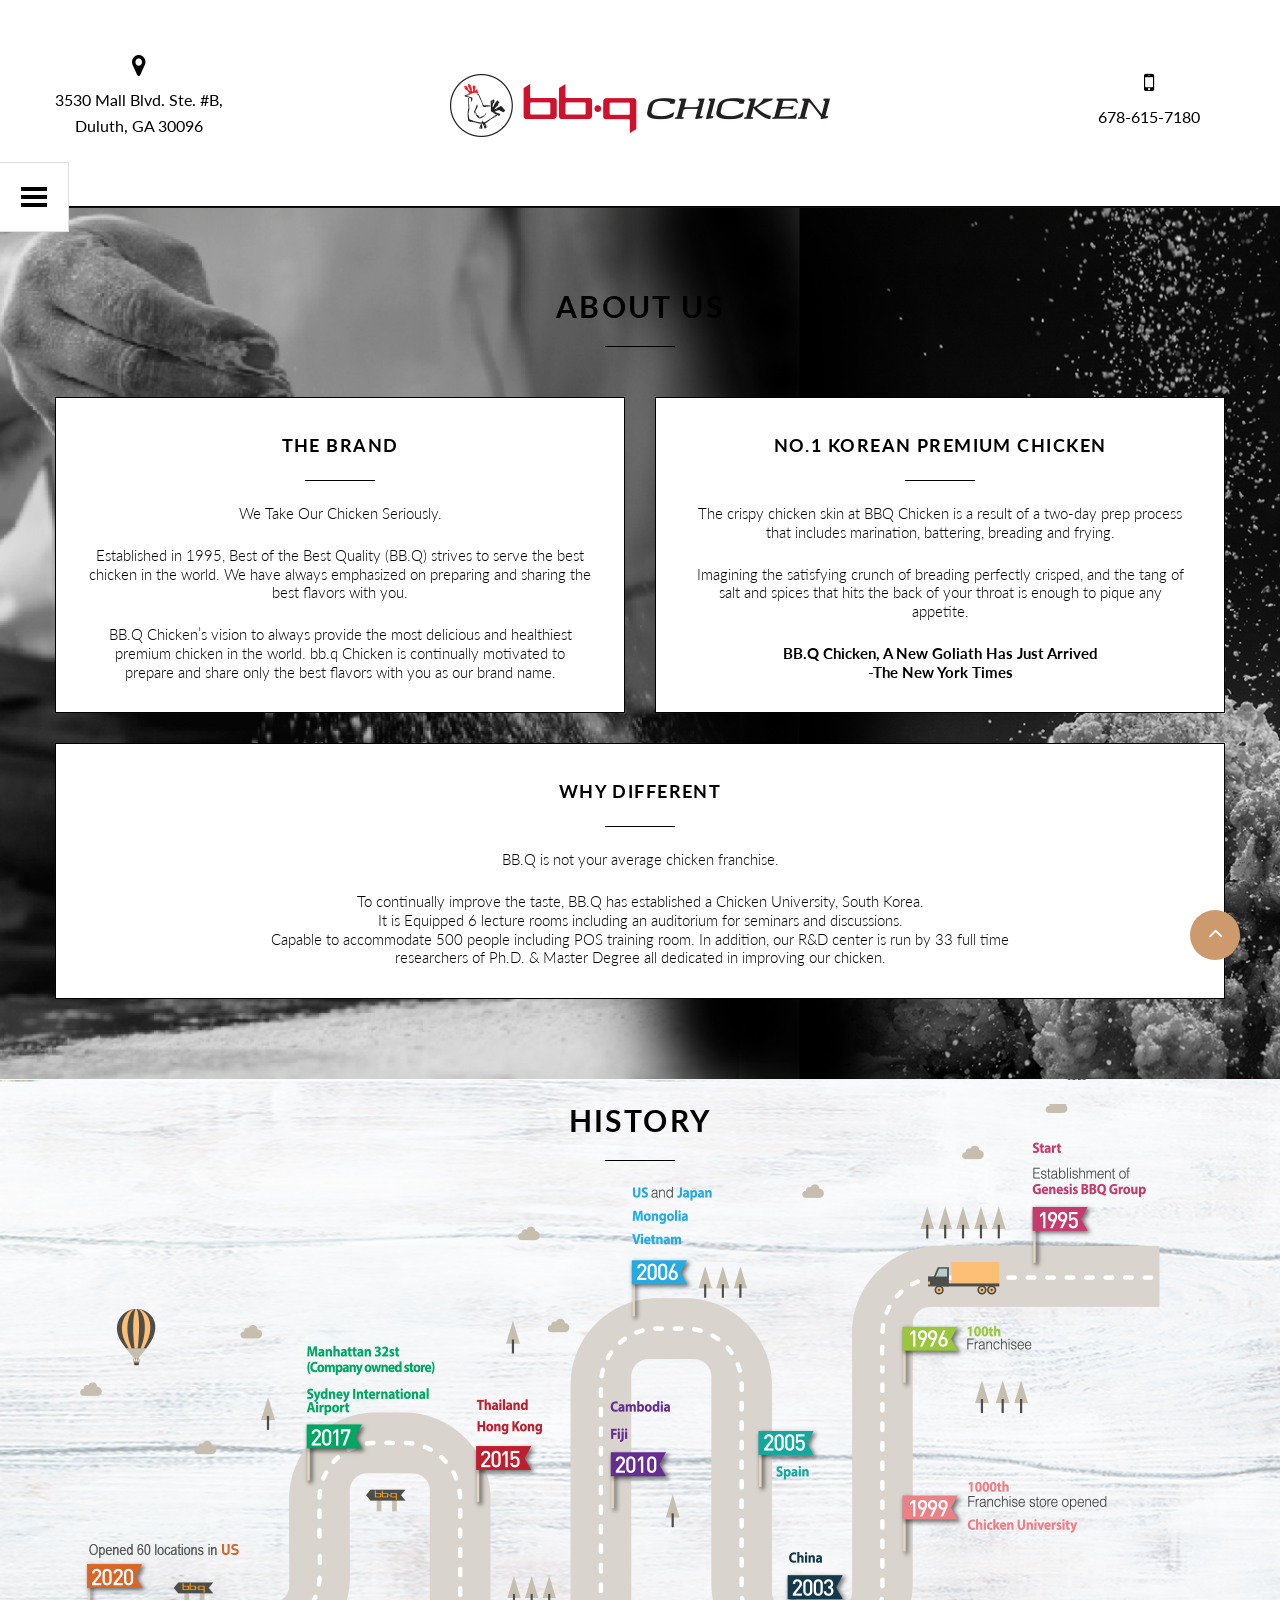
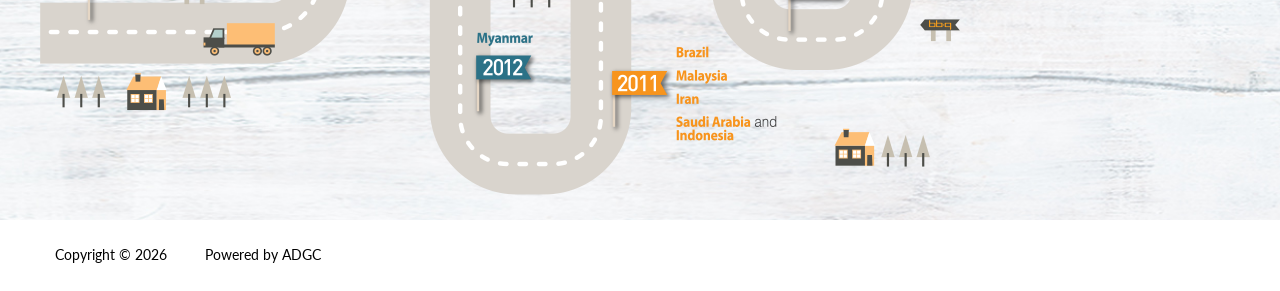
<file: about.html>
<!DOCTYPE html>
<html lang="en" class="wide wow-animation">
  <head>
    <!-- Site Title-->
    <title>BBQ Chicken Duluth | No.1 Korean Premium Chicken</title>
    <meta name="format-detection" content="telephone=no">
    <meta content="width=device-width, initial-scale=1" name="viewport">
    <meta name="description" content="Best of the Best Quality! The crispy chicken skin at BBQ Chicken is a result of a two-day prep process that includes marination, battering, breading and frying. The wings are also available in flavors like Golden Original; Soy Garlic; Secret Spicy; Honey Garlic; and Cheesling." />
    <meta name="keywords" content="Fried Chicken, Korean Fried Chicken, Premium Chicken, KFC, Lunch Special, Lunch, Dinner, Sports night, chicken Wings, Crash landing on you, Best chicken, Good chicken, Hang out Place, Good place to eat, Restaurant, Chicken Delivery, Food Delivery, Choongman Chicken, S&S Kko Kko Chicken, Thank U Chicken, Chicken now, Yummy Place Chicken, KFC, Popeyes" />
    <!--
    <meta name="viewport" content="width=device-width, height=device-height, initial-scale=1.0, maximum-scale=1.0, user-scalable=0">
  -->
    <meta http-equiv="X-UA-Compatible" content="IE=Edge">
    <meta charset="utf-8">
    <link rel="icon" href="images/favicon.ico" type="image/x-icon">
    <!-- Stylesheets-->
    <link rel="stylesheet" type="text/css" href="//fonts.googleapis.com/css?family=Libre+Baskerville:400,700%7CMontserrat:700">
    <link rel="stylesheet" href="css/style.css">
    <link rel="stylesheet" href="css/bbq.css">
		<!--[if lt IE 10]>
    <div style="background: #212121; padding: 10px 0; box-shadow: 3px 3px 5px 0 rgba(0,0,0,.3); clear: both; text-align:center; position: relative; z-index:1;"><a href="http://windows.microsoft.com/en-US/internet-explorer/"><img src="images/ie8-panel/warning_bar_0000_us.jpg" border="0" height="42" width="820" alt="You are using an outdated browser. For a faster, safer browsing experience, upgrade for free today."></a></div>
    <script src="js/html5shiv.min.js"></script>
		<![endif]-->
  </head>
  <body>
    <!-- Page-->
    <div class="page about">
      <!-- Page Header-->
      <header class="page-head header-bordered">
        <!-- RD Navbar-->
        <div class="rd-navbar-wrap">
          <nav data-layout="rd-navbar-fixed" data-sm-layout="rd-navbar-fixed" data-md-layout="rd-navbar-sidebar" data-lg-layout="rd-navbar-sidebar" class="rd-navbar">
            <div class="rd-navbar-inner">
              <!-- RD Navbar Panel-->
              <div class="rd-navbar-panel">
                <!-- RD Navbar Toggle-->
                <button data-rd-navbar-toggle=".rd-navbar-nav-wrap" class="rd-navbar-toggle" aria-label="menu toggle"><span></span></button>
                <!-- RD Navbar Brand--><a href="index.html" class="rd-navbar-brand"><img src="images/bbq/bbq_logo.png" alt="bb.q chicken" ></a>
              </div>
              <div class="rd-navbar-aside">
                <div data-rd-navbar-toggle=".rd-navbar-aside" class="rd-navbar-aside-toggle"><span></span></div>
                <div class="rd-navbar-aside-content">
                  <address class="rd-navbar-aside-contact-info rd-navbar-aside-contact-info-variant-1"><span class="icon icon-sm icon-default fa-map-marker"></span>
                    <p><a href="https://goo.gl/maps/ycJaqpwZTdA59drc7" onclick="return ! window.open(this.href);">3530 Mall Blvd. Ste. #B,<br>Duluth, GA 30096</a></p>
                  </address>
                  <address class="rd-navbar-aside-contact-info rd-navbar-aside-contact-info-variant-2"><span class="icon icon-sm icon-default fa-mobile-phone"></span>
                    <p><a class="phonelink" href="tel:+16786157180">678-615-7180</a></p>
                  </address>
                </div>
              </div>
              <div class="rd-navbar-nav-wrap">
                <!-- RD Navbar Nav-->
                <ul class="rd-navbar-nav">
                  <li><a href="./">Home</a></li>
                  <li class="active"><a href="about.html">about us</a></li>
                  <li><a href="menu.html">menu</a></li>
                  <li><a href="http://bbdotqchicken.com/media" onclick="return ! window.open(this.href);">media</a></li>
                  <li><a href="http://bbdotqchicken.com/" onclick="return ! window.open(this.href);">bb.q USA INC.</a></li>
                  <li><a href="contacts.html">Contact</a></li>
                </ul>
              </div>
            </div>
          </nav>
        </div>
      </header>
      <!-- Page Content-->
      <main class="page-content">
        <!-- Why us-->
        <section class="section-60 section-md-81 about_top">
          <div class="shell">
            <h2>ABOUT US</h2>
            <hr>
            <div class="range">
              <div class="cell-xs-12 cell-sm-6 height-fill">
                <div class="box-bordered box-bordered-xs">
                  <h5>The Brand</h5>
                  <hr>
                  <p>
                  	We Take Our Chicken Seriously.
                  </p>
                  <p>
					Established in 1995, Best of the Best Quality (BB.Q) strives to serve the best chicken in the world. We have always emphasized on preparing and sharing the best flavors with you.
					</p>
                  <p>BB.Q Chicken’s vision to always provide the most delicious and healthiest premium chicken in the world. bb.q Chicken is continually motivated to prepare and share only the best flavors with you as our brand name.
                  </p>
                </div>
              </div>
              <div class="cell-xs-12 cell-sm-6 offset-top-30 offset-sm-top-0 height-fill">
                <div class="box-bordered box-bordered-xs">
                  <h5>NO.1 KOREAN PREMIUM CHICKEN</h5>
                  <hr>
                  <p>
                    The crispy chicken skin at BBQ Chicken is a result of a two-day prep process that includes marination, battering, breading and frying.
                  </p>
                  <p>
                    Imagining the satisfying crunch of breading perfectly crisped, and the tang of salt and spices that hits the back of your throat is enough to pique any appetite.
                  </p>
                  <p><b>
                    BB.Q Chicken, A New Goliath Has Just Arrived<br>
                    -The New York Times
                  </b></p>
                </div>
              </div>
            </div>
            <div class="range" id="why">
              <div class="cell-xs-12 cell-sm-12 offset-top-30 height-fill">
                <div class="box-bordered box-bordered-xs">
                  <h5>Why Different</h5>
                  <hr>
                  <p>
					BB.Q is not your average chicken franchise.
                  </p>
                  <p>
					To continually improve the taste, BB.Q has established a Chicken University, South Korea.<br>
					It is Equipped 6 lecture rooms including an auditorium for seminars and discussions. <br>
					Capable to accommodate 500 people including POS training room. In addition, our R&amp;D center is run by 33 full time researchers of Ph.D. &amp; Master Degree all dedicated in improving our chicken.
				</p>
                </div>
              </div>
            </div>
          </div>
        </section>



        <!-- about us-->
        <section class="about_history" id="about_history">
          <div class="history_container">
          	<div class="h2_wrapper">
                <h2>History</h2>
                <hr>
          	</div>
            <img src="images/bbq/about_history.png" class="about_history_img" alt="bb.q history" >
          </div>
        </section>

      </main>
      <!-- Page Footer-->
      <footer class="page-foot">
        <div class="container text-center text-sm-left">
          <p class="small">Copyright &copy;&nbsp;<span id="copyright-year"></span>&nbsp;
<br class="hidden-sm hidden-md hidden-lg">Powered by <a rel="nofollow" href="http://adgc.nyc/" onclick="return ! window.open(this.href);">ADGC</a>
          </p>
        </div>
      </footer>
    </div>

    <!-- Java script-->
    <script src="js/core.min.js"></script>
    <script src="js/script.js"></script>
    <div id="widget"><span class="altText">USERWAY widget</span></div>
  </body>
</html>
</file>
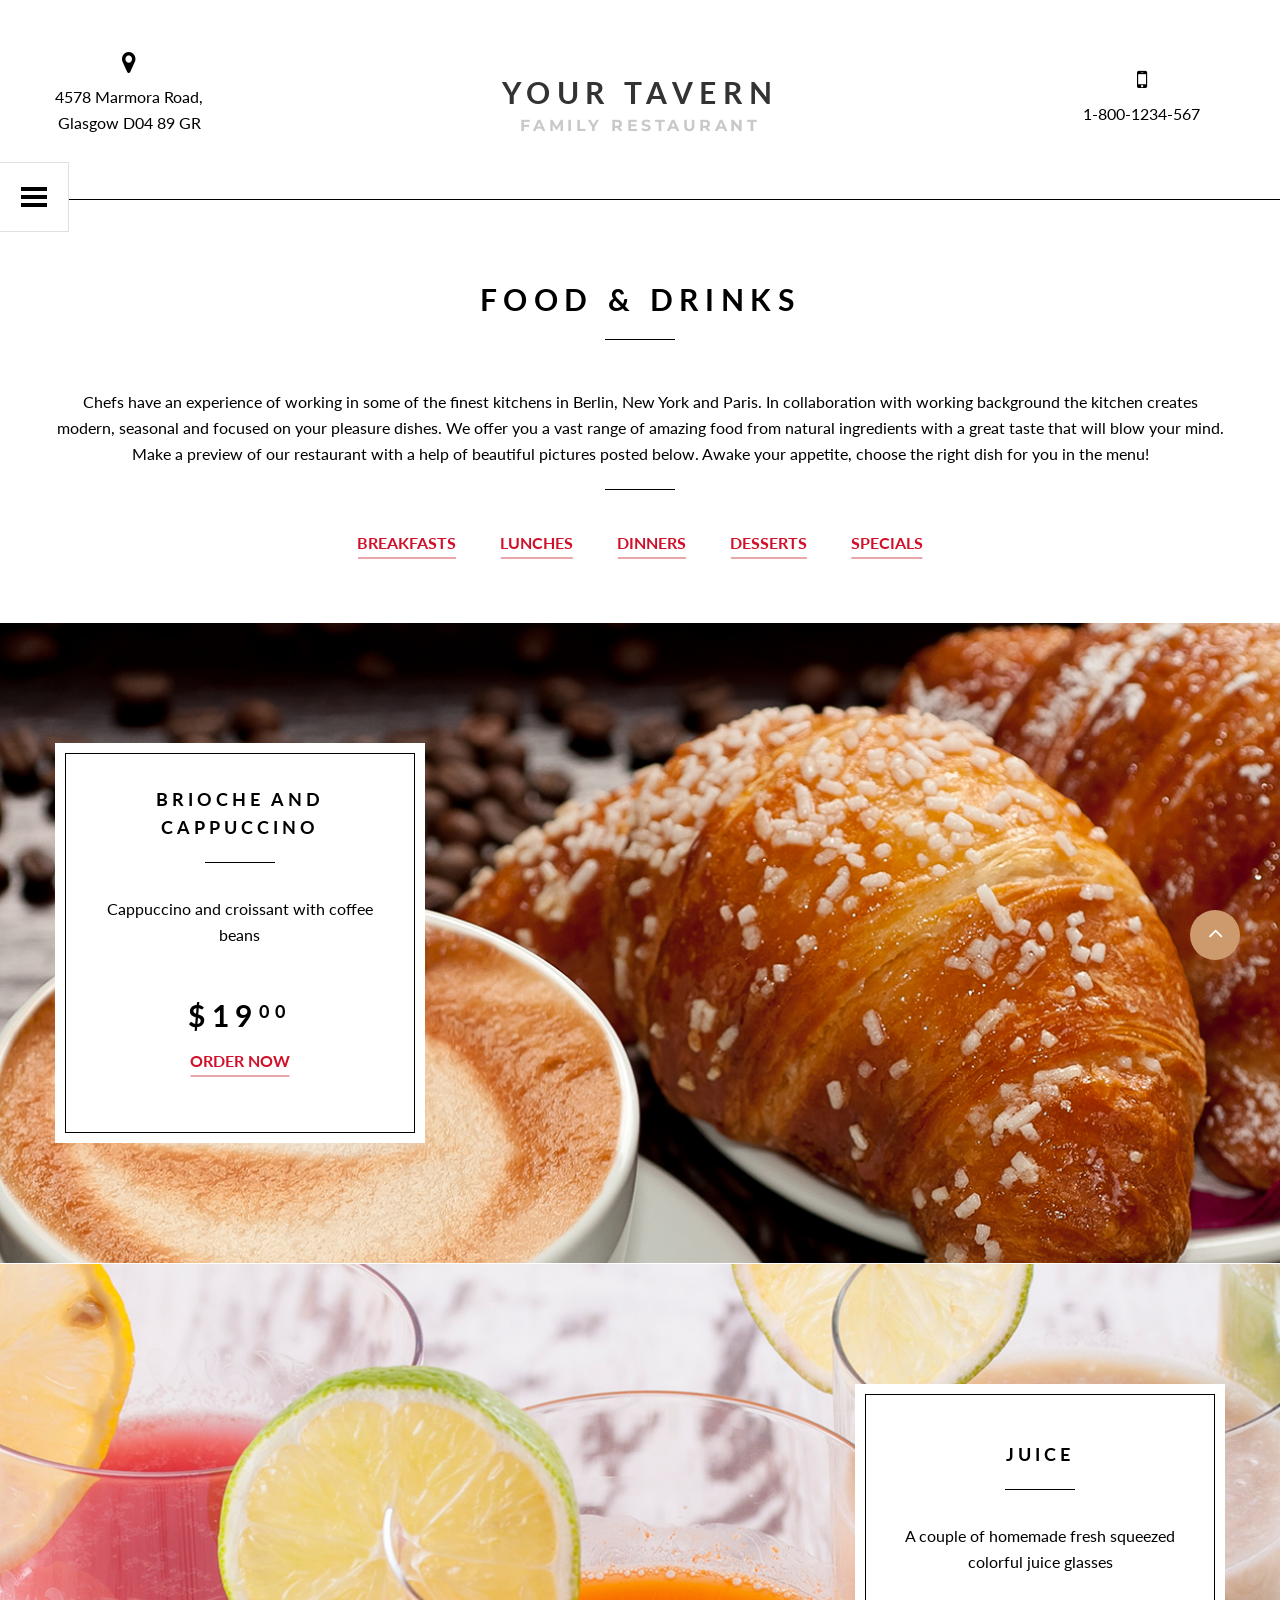
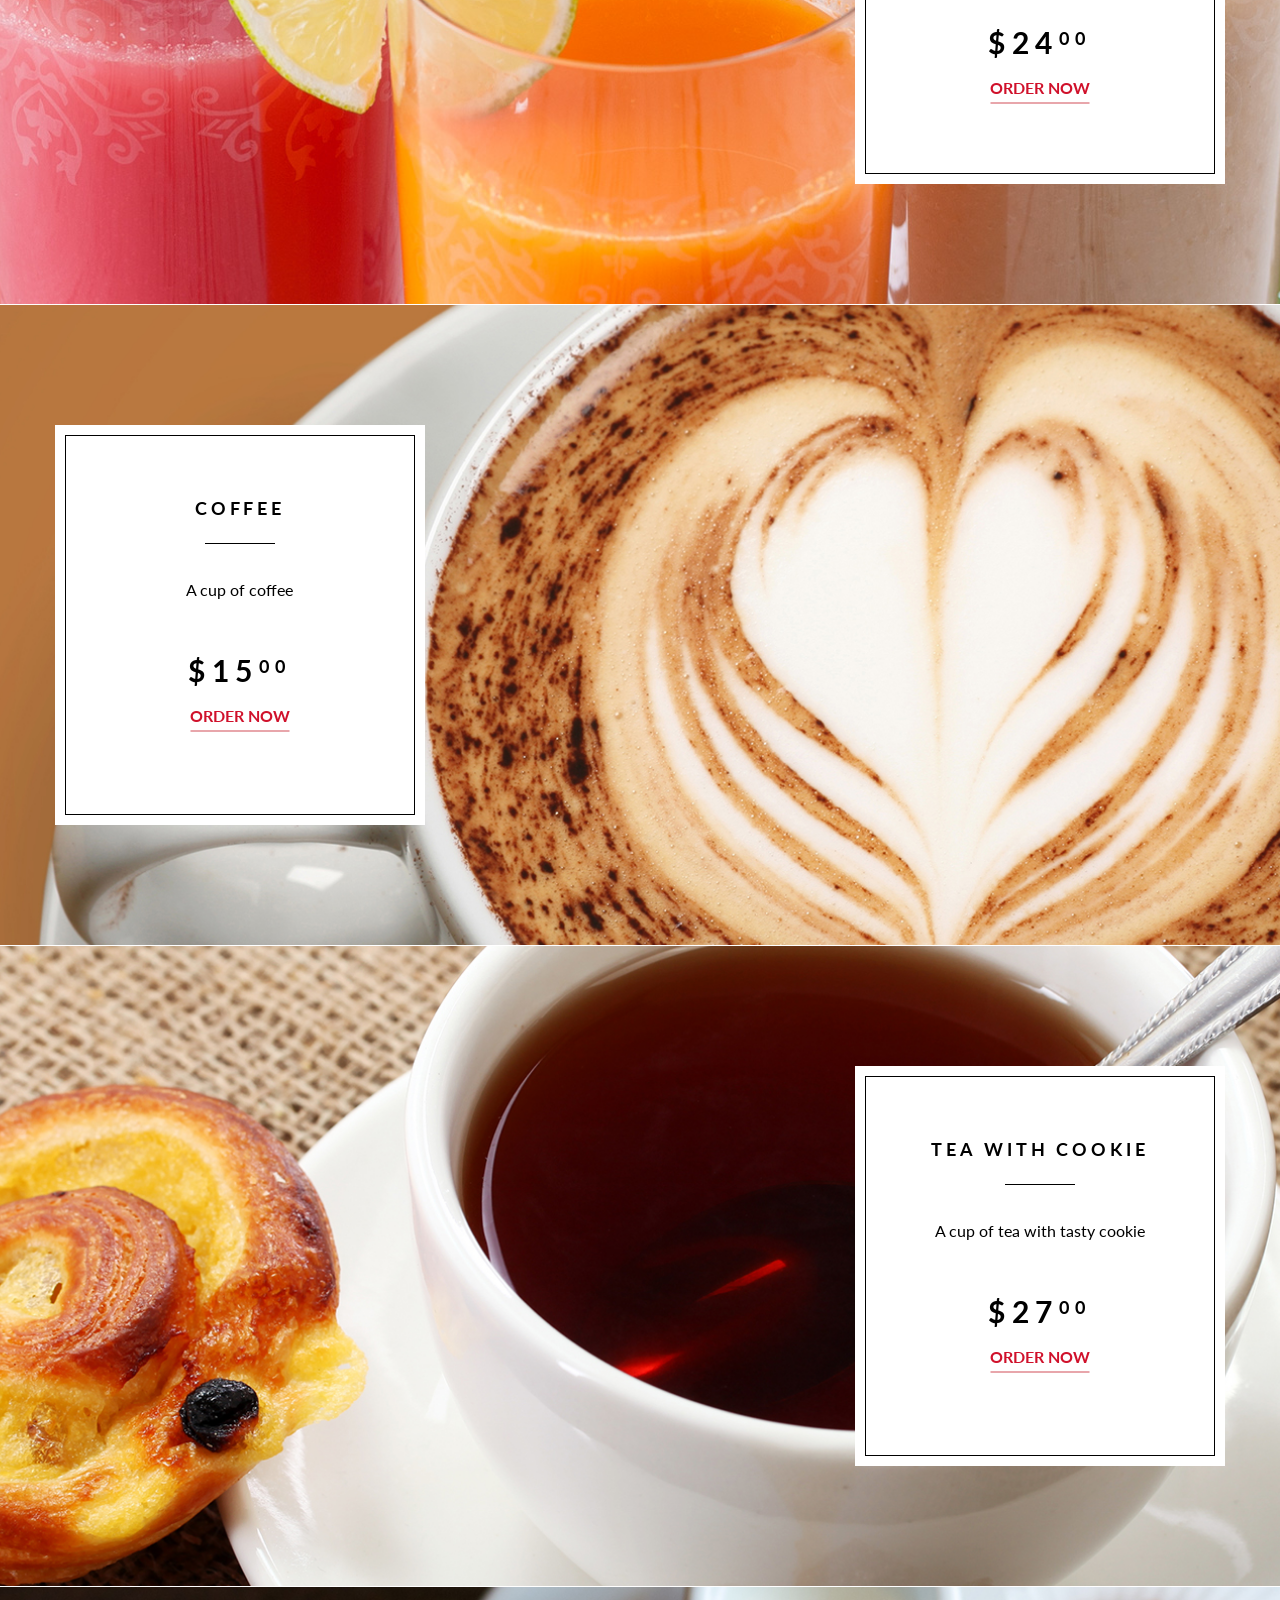
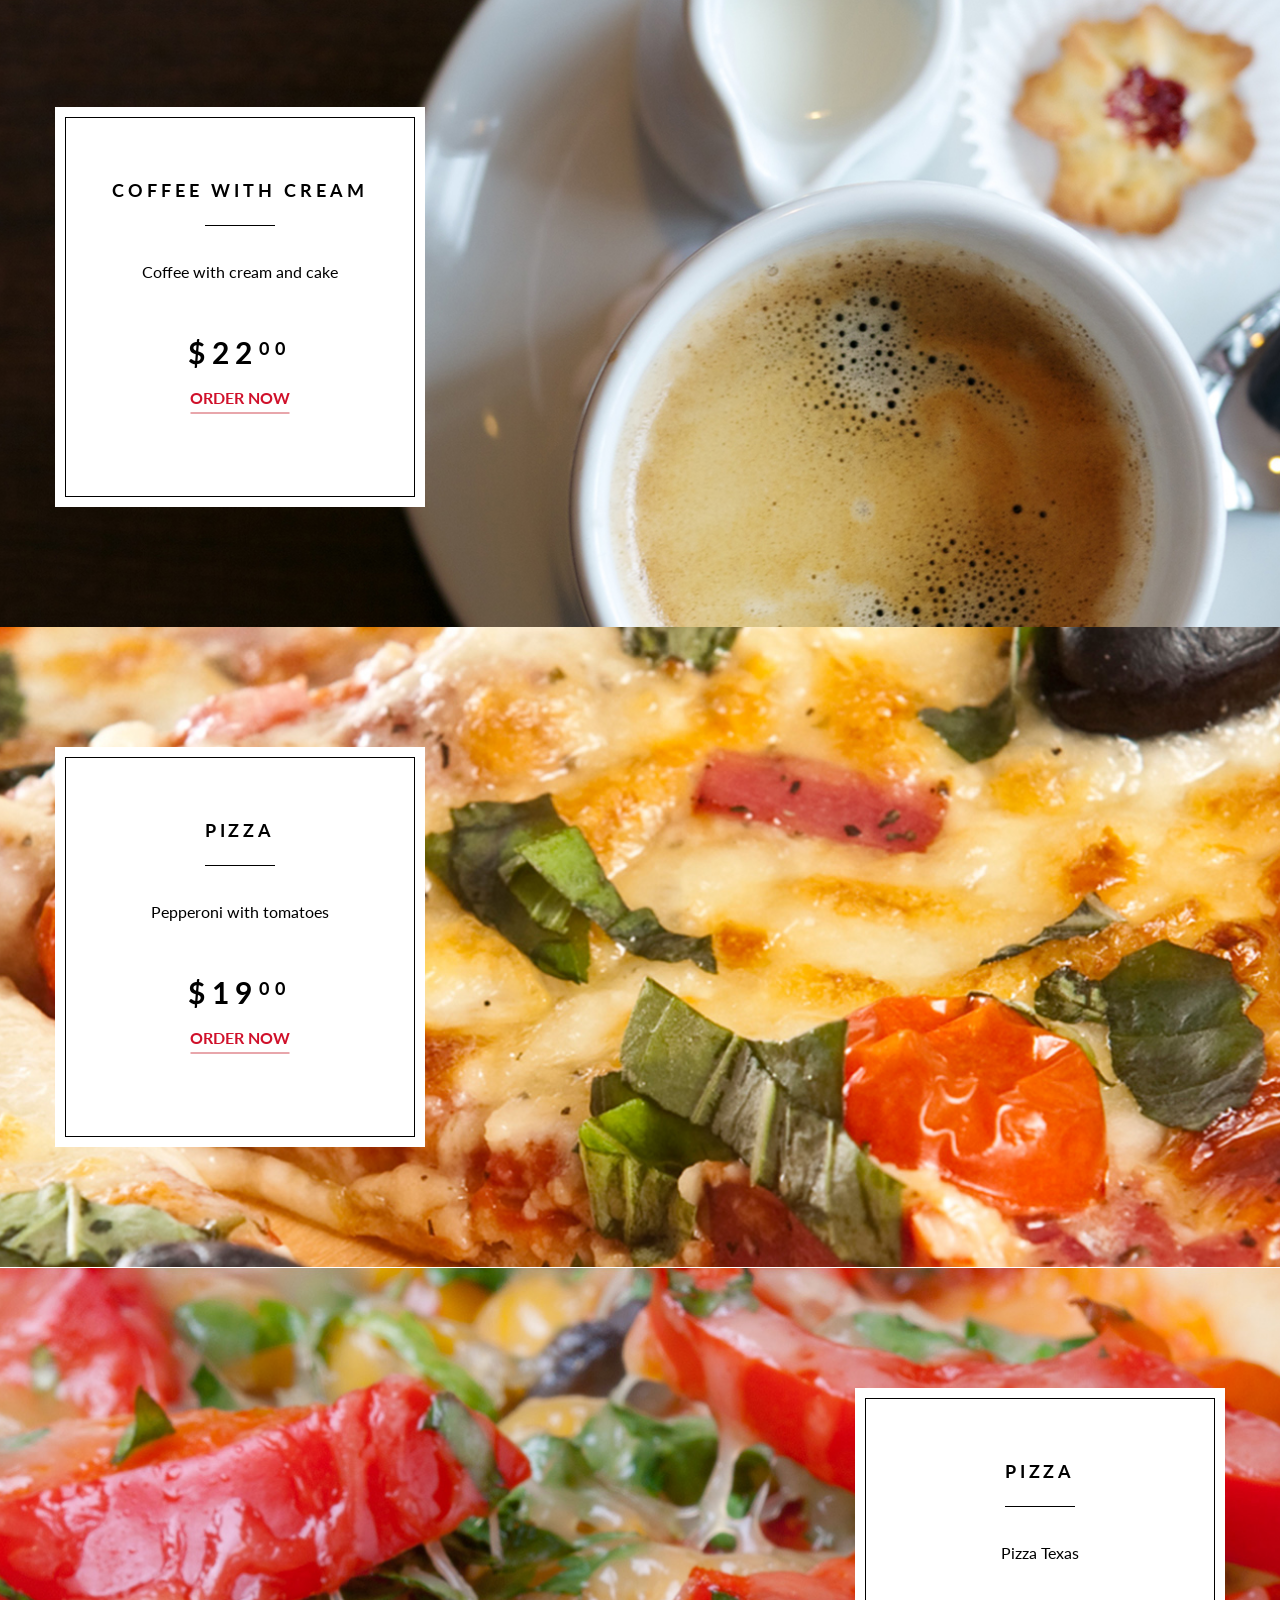
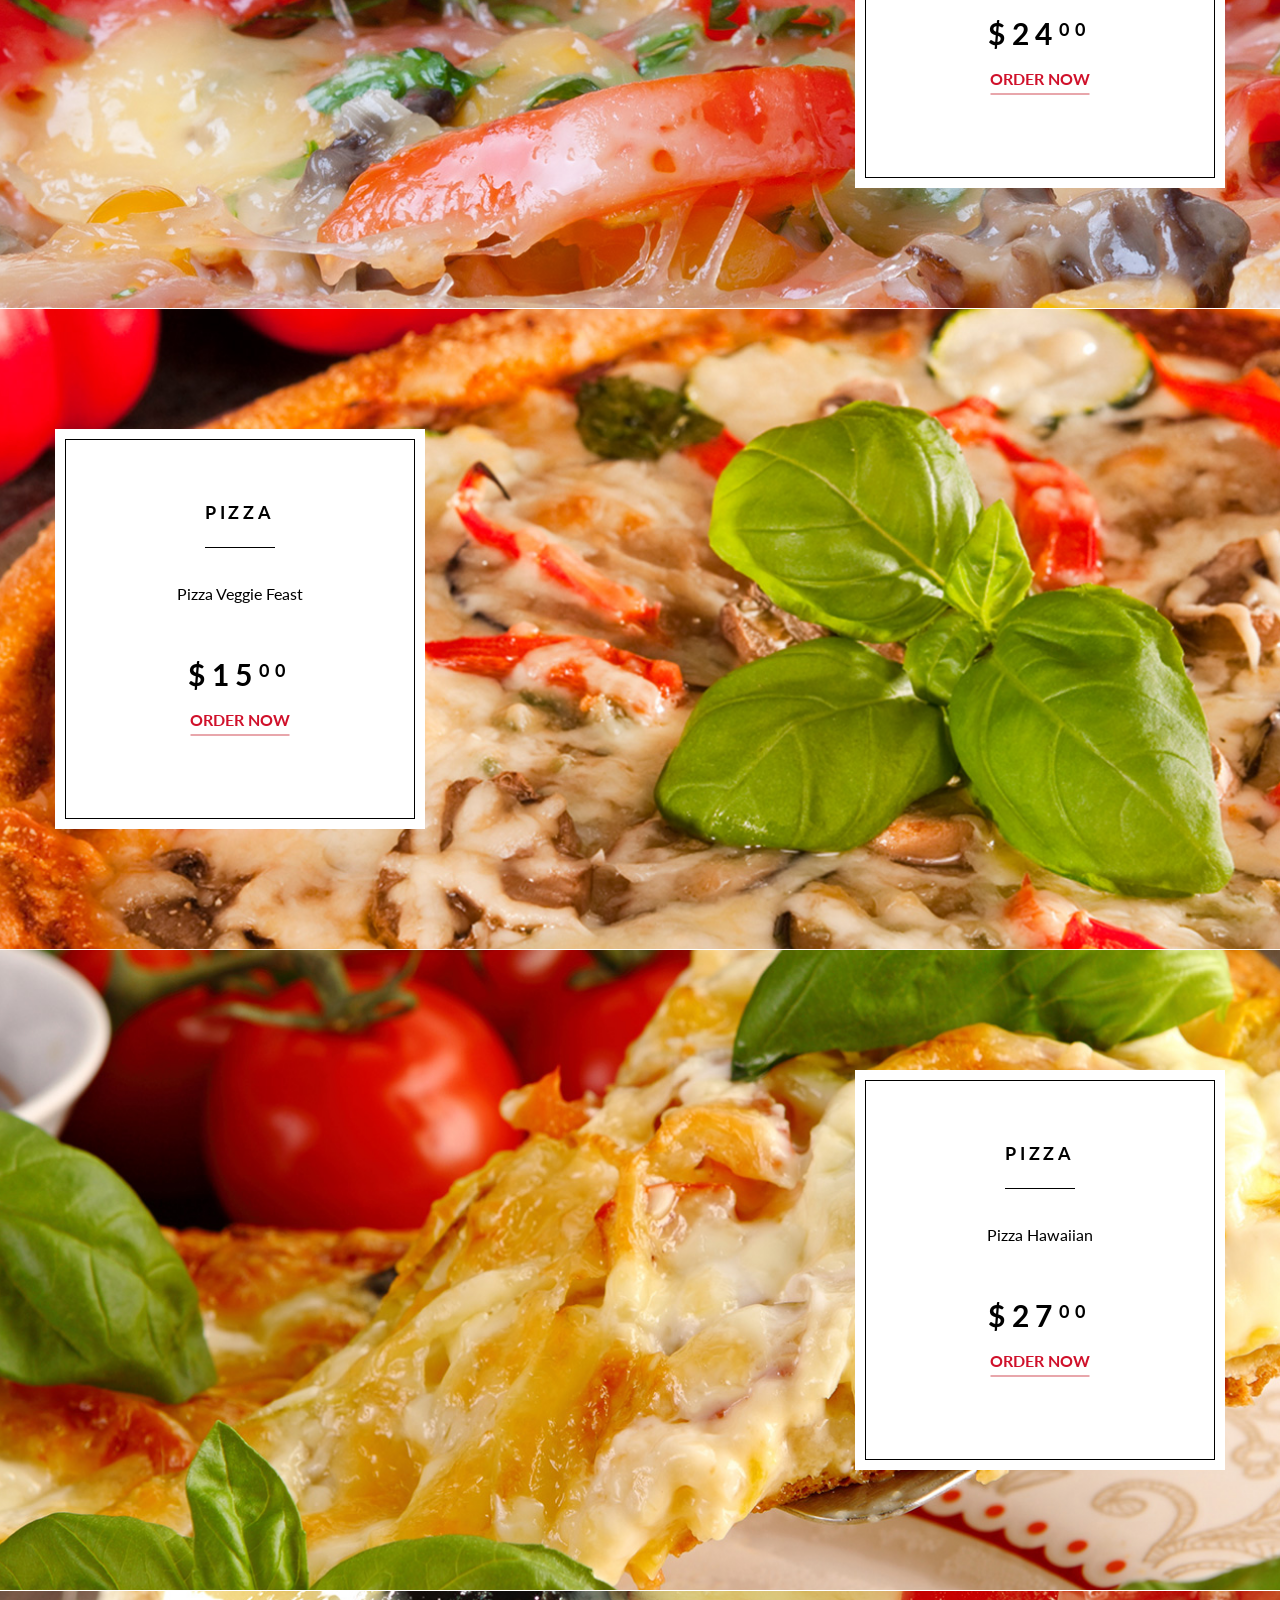
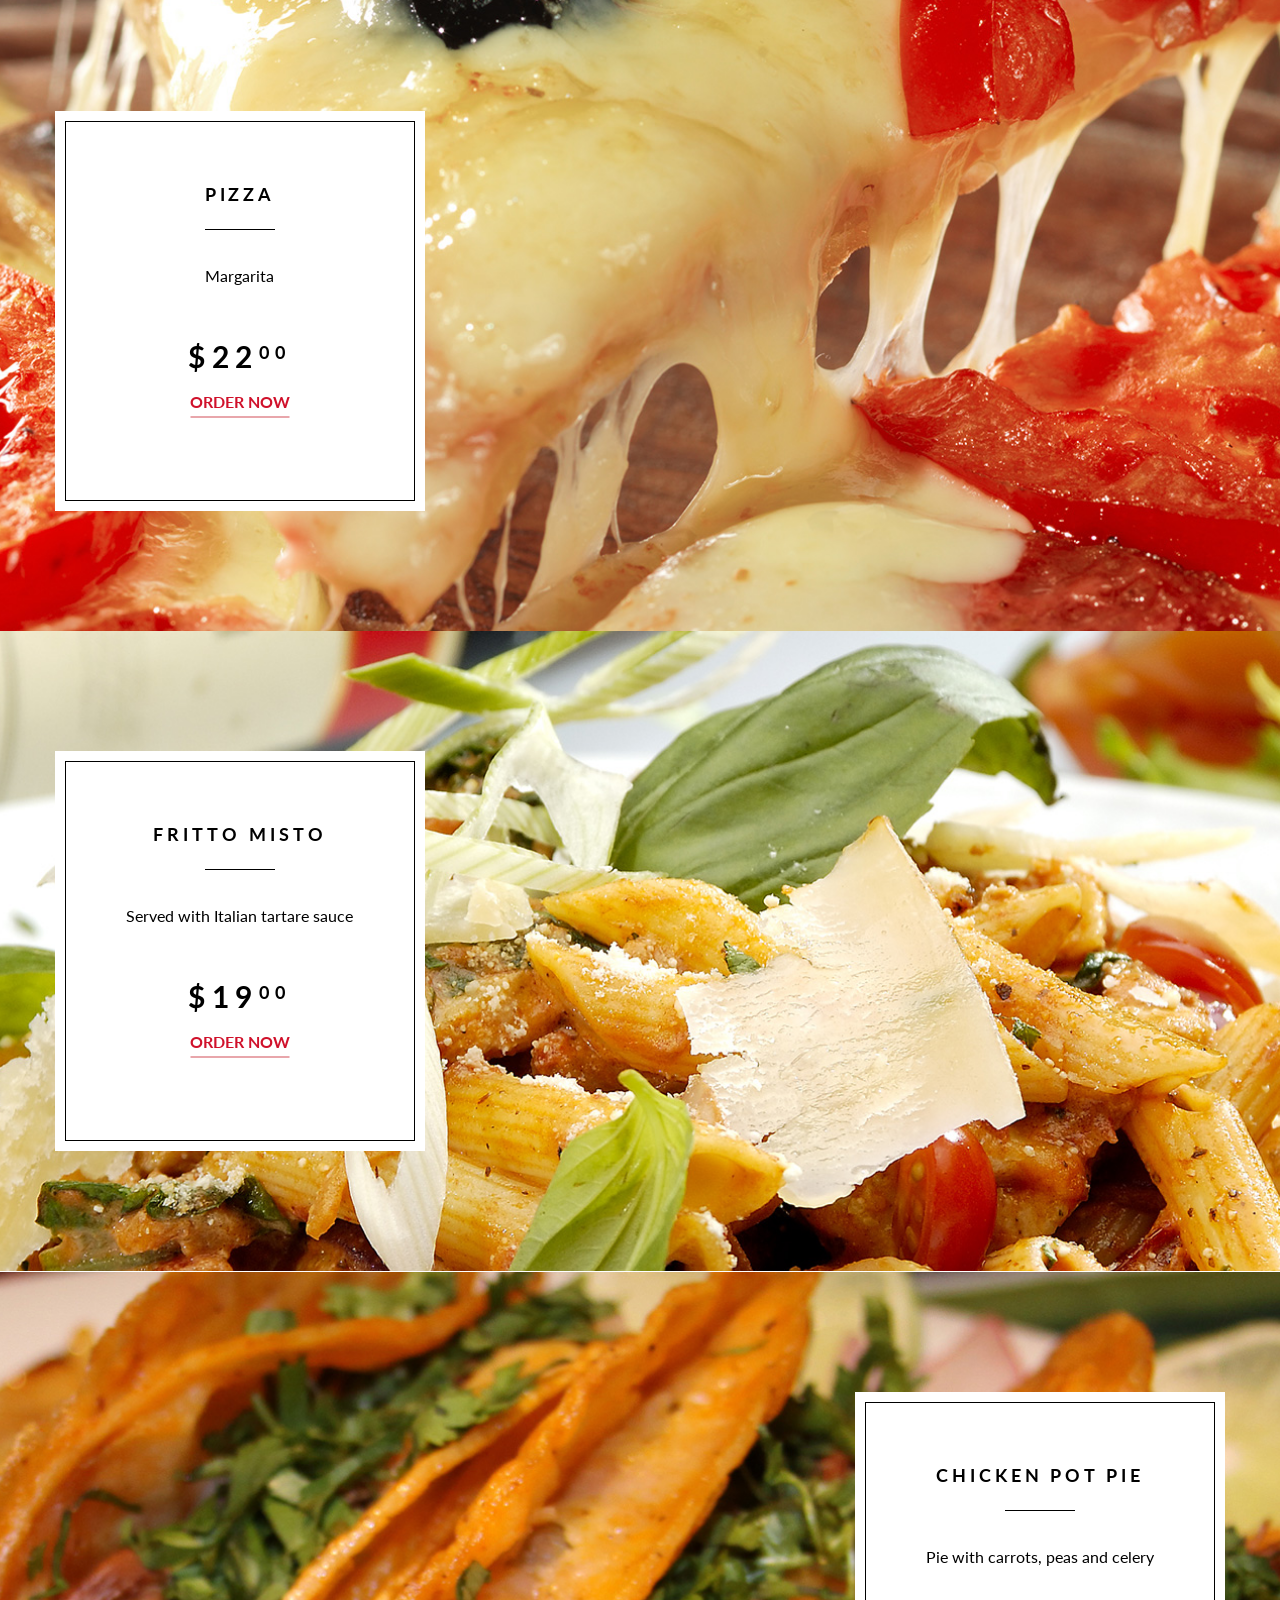
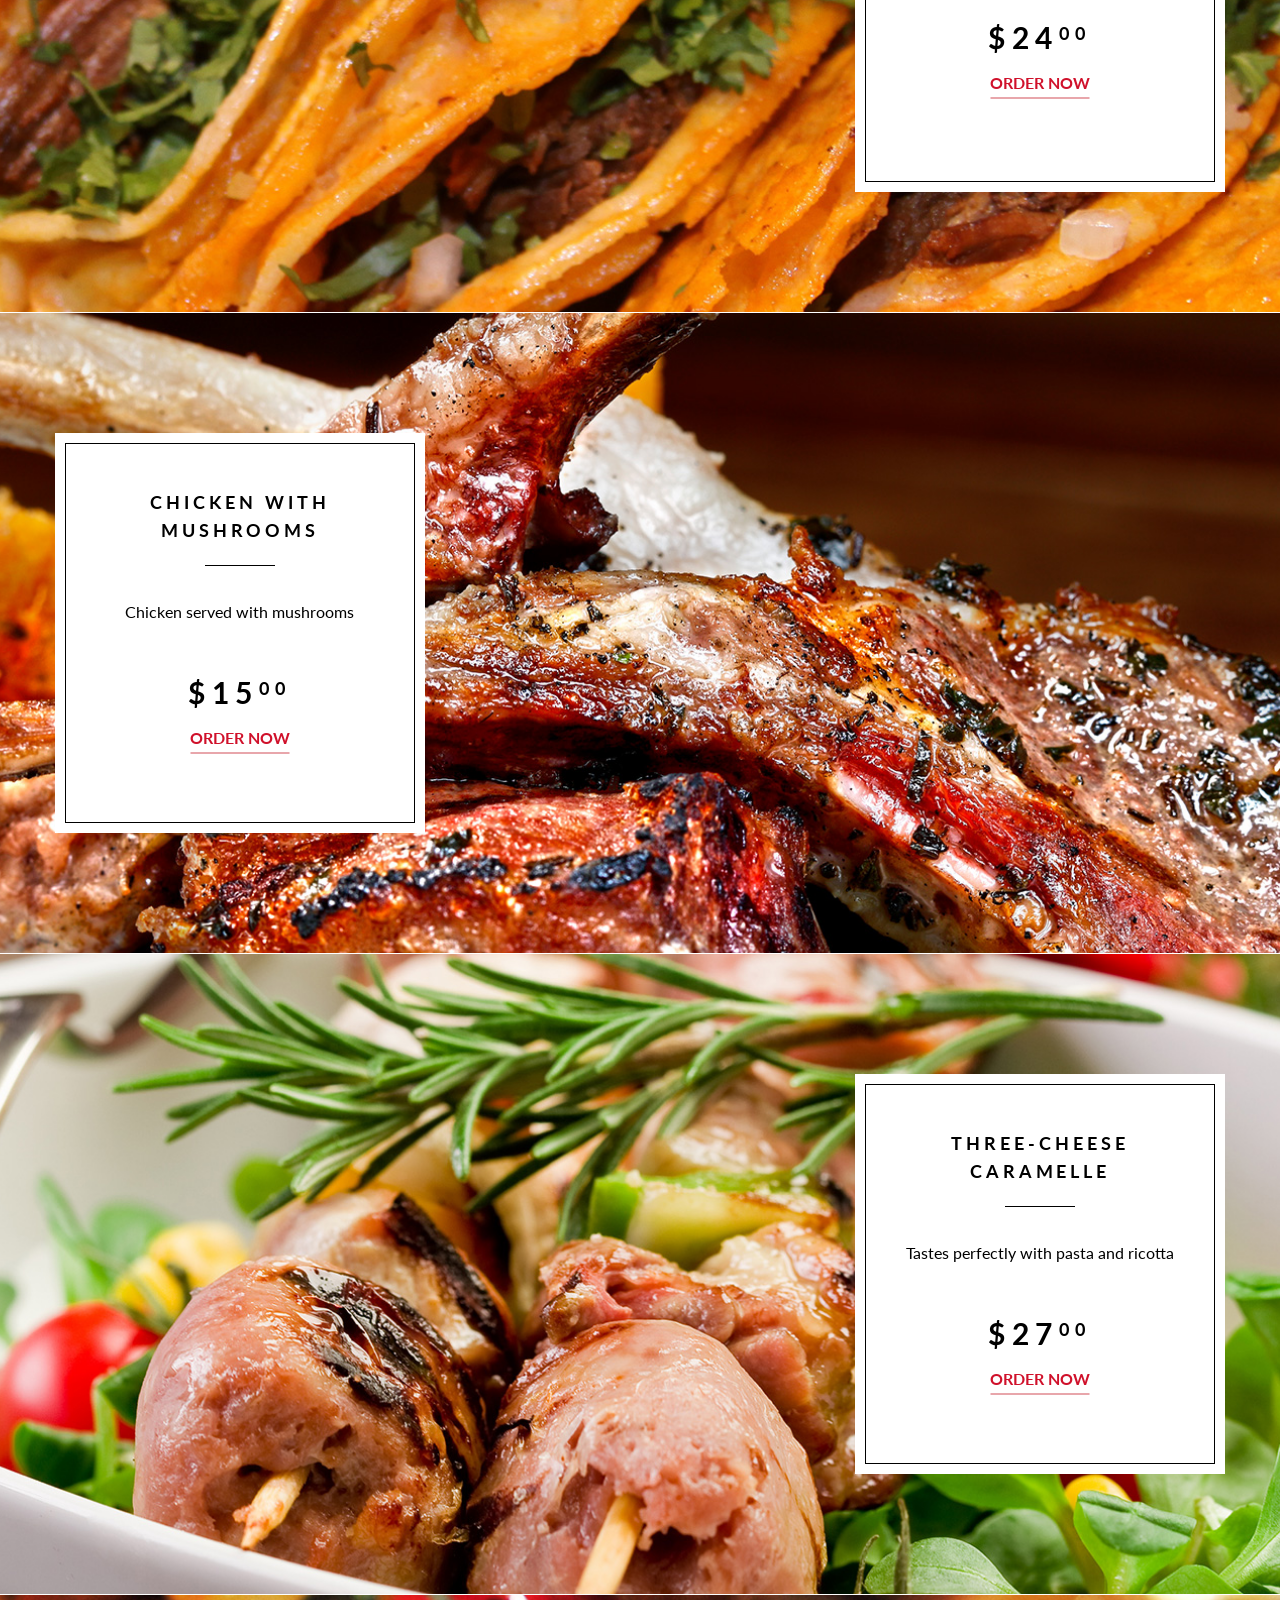
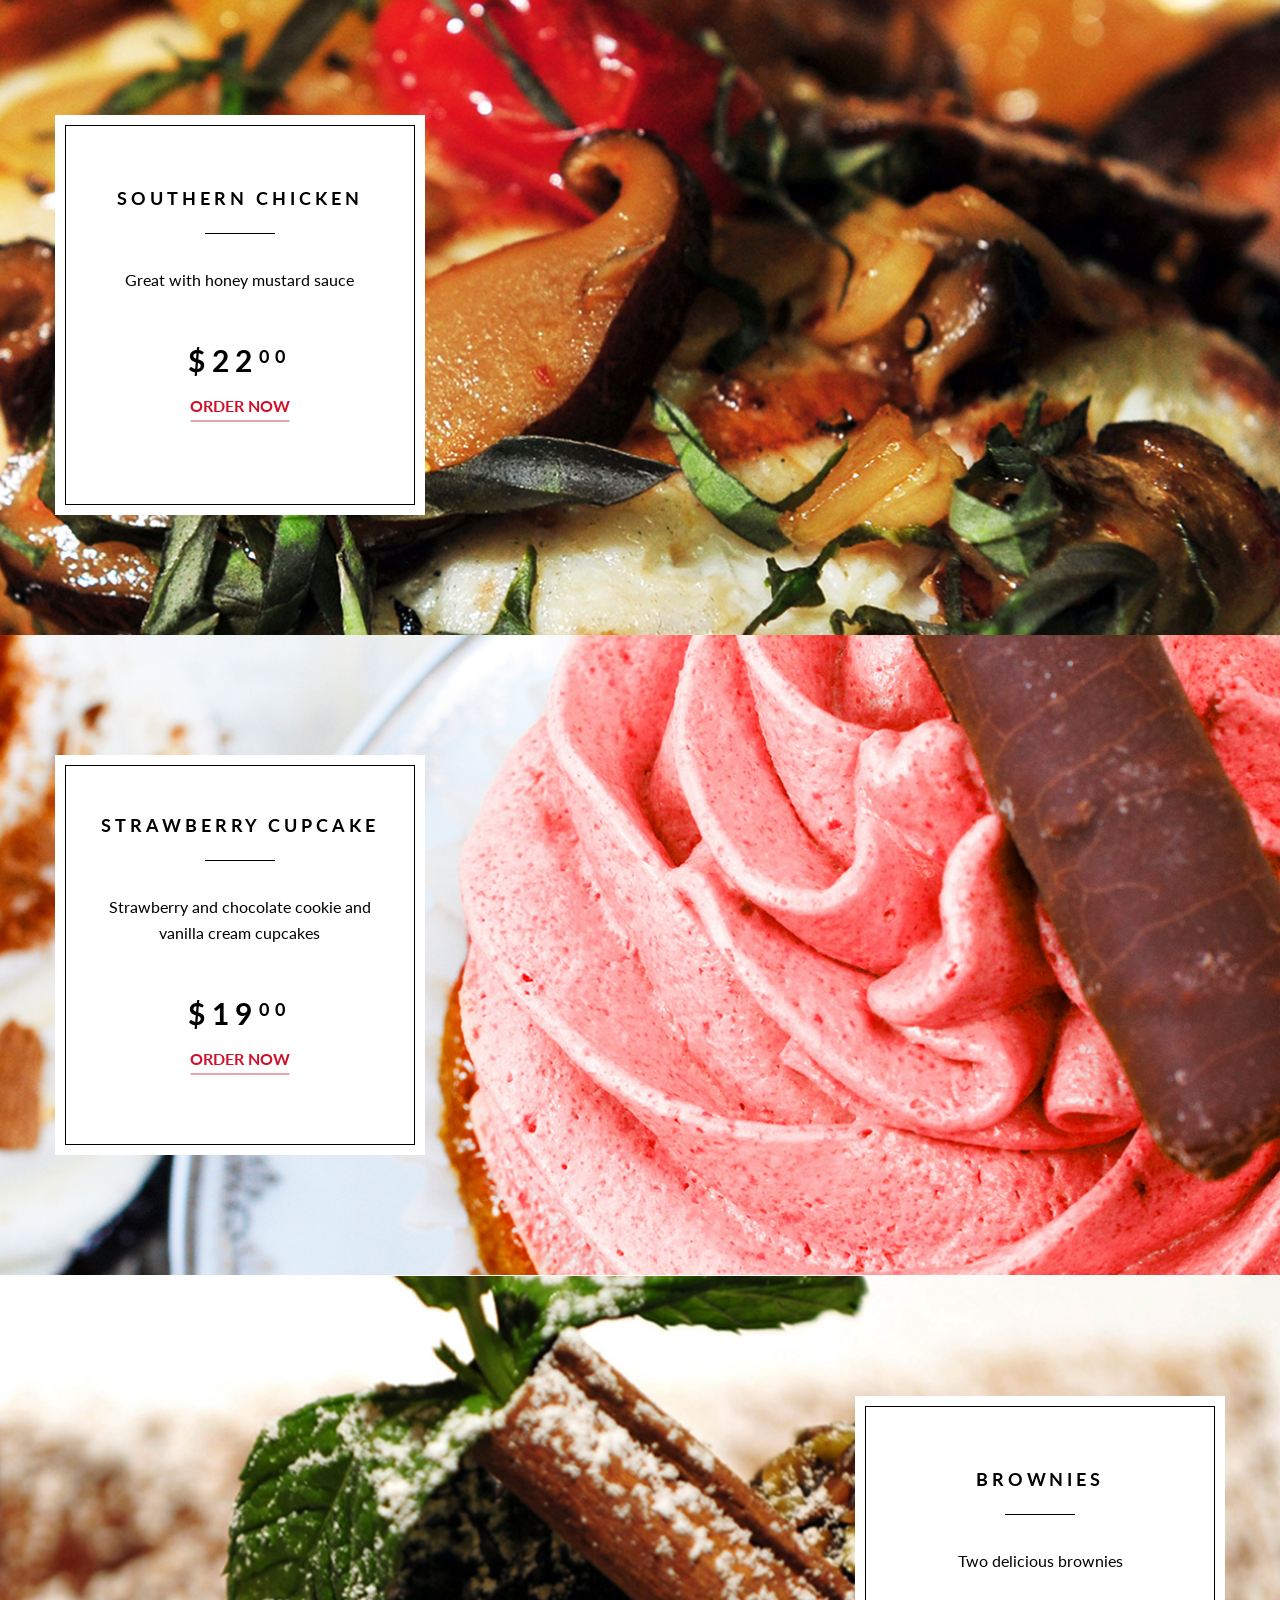
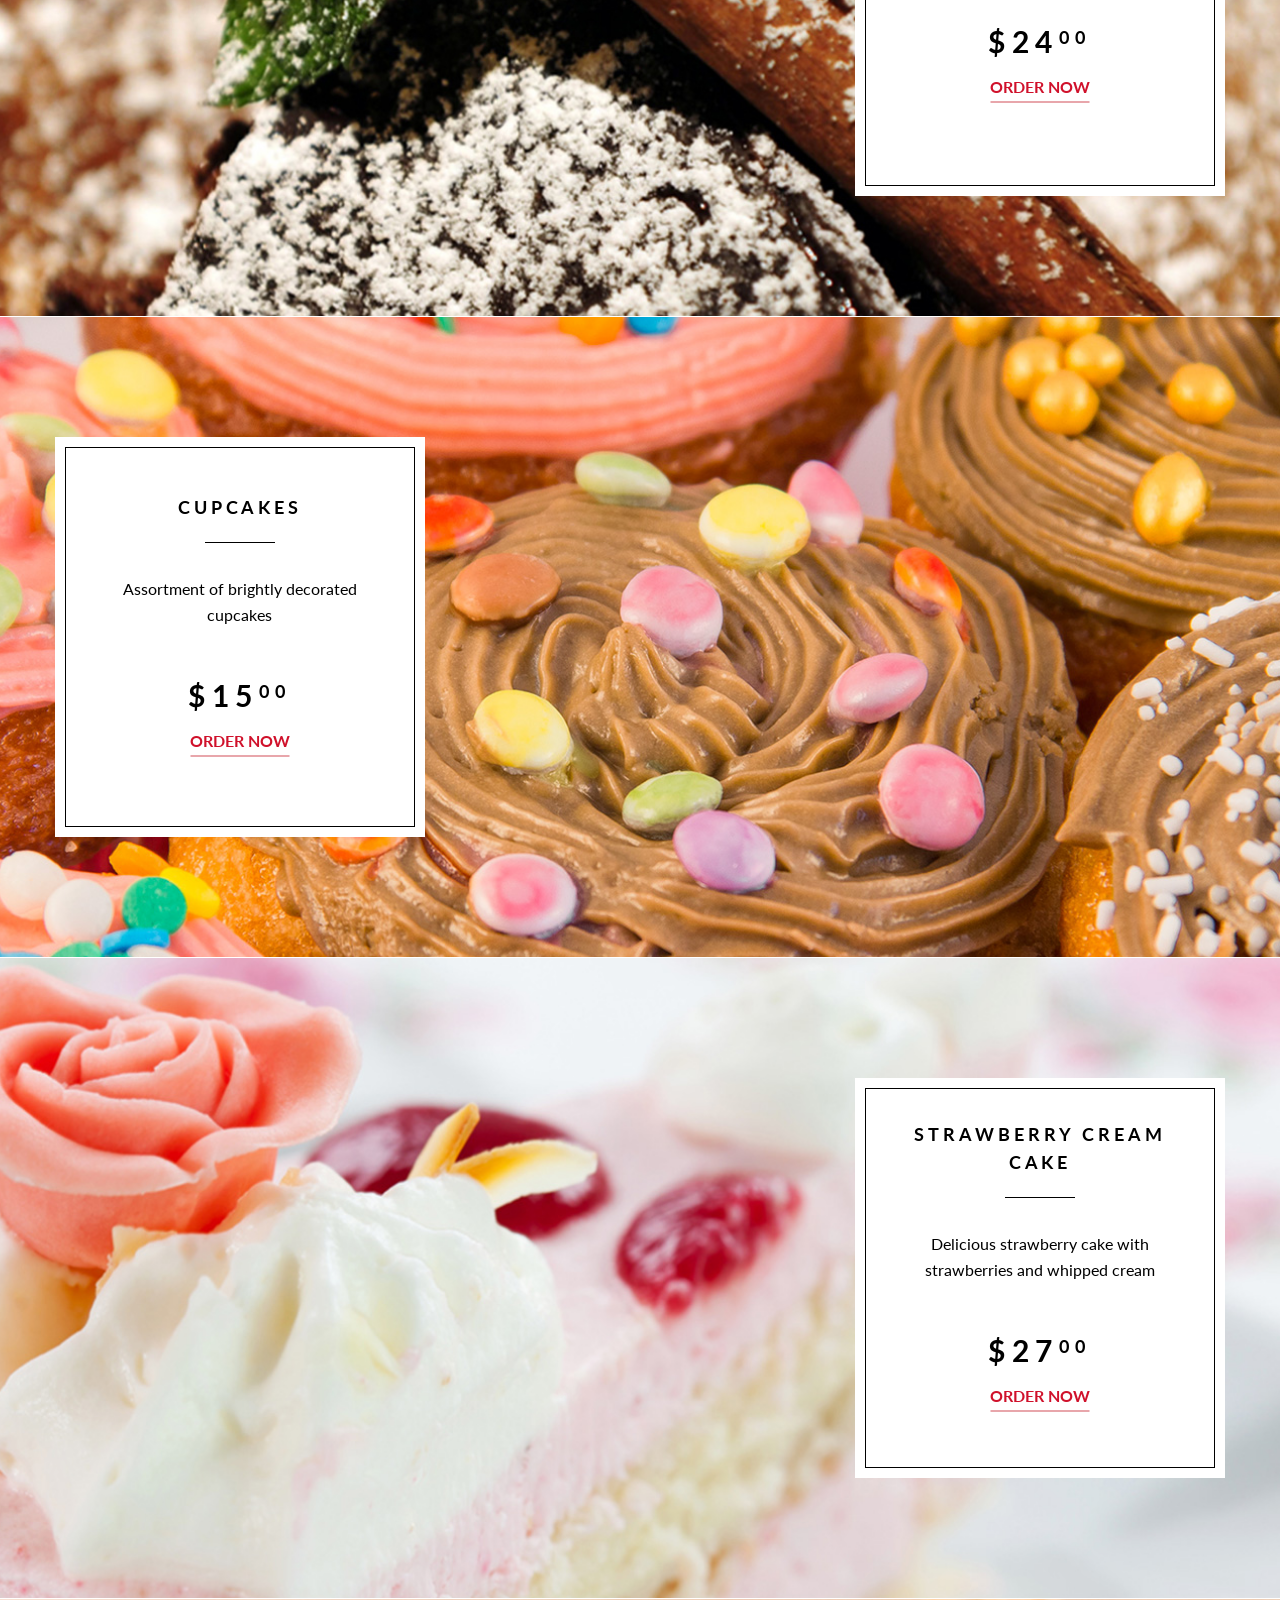
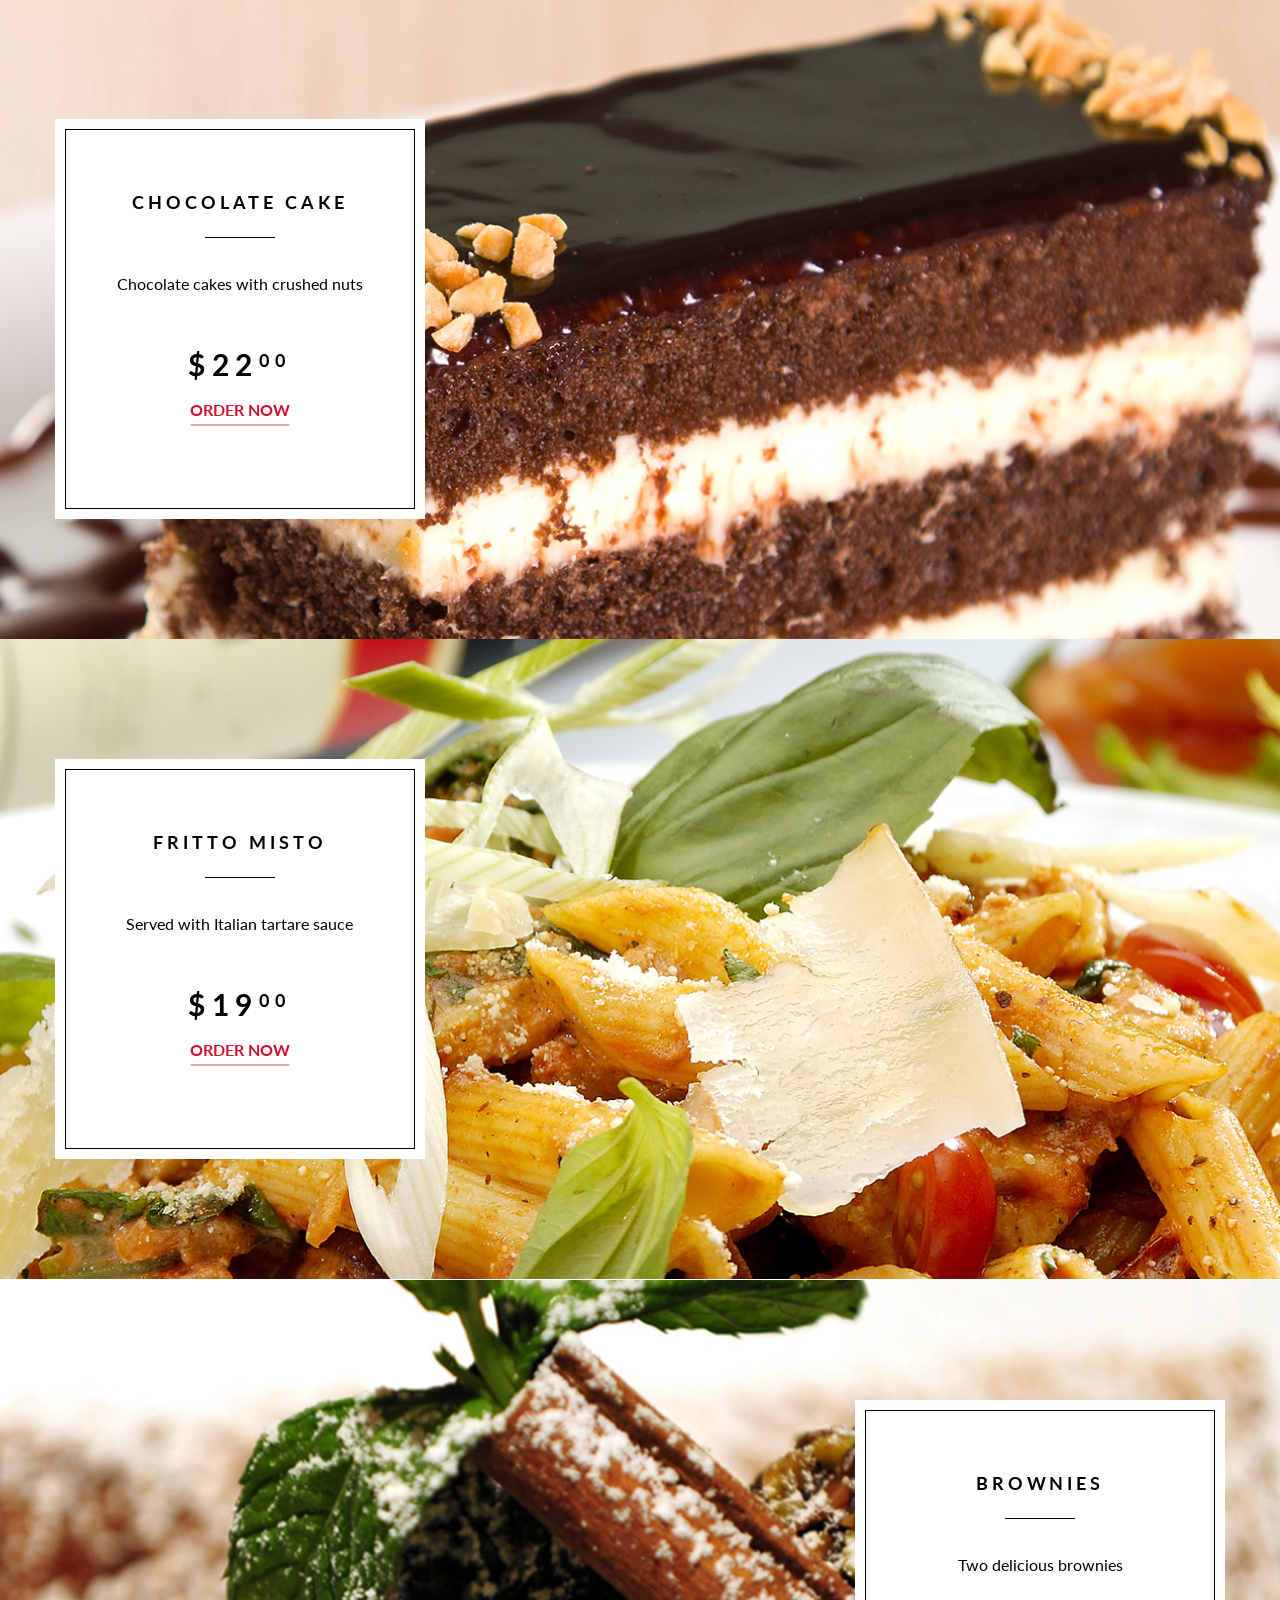
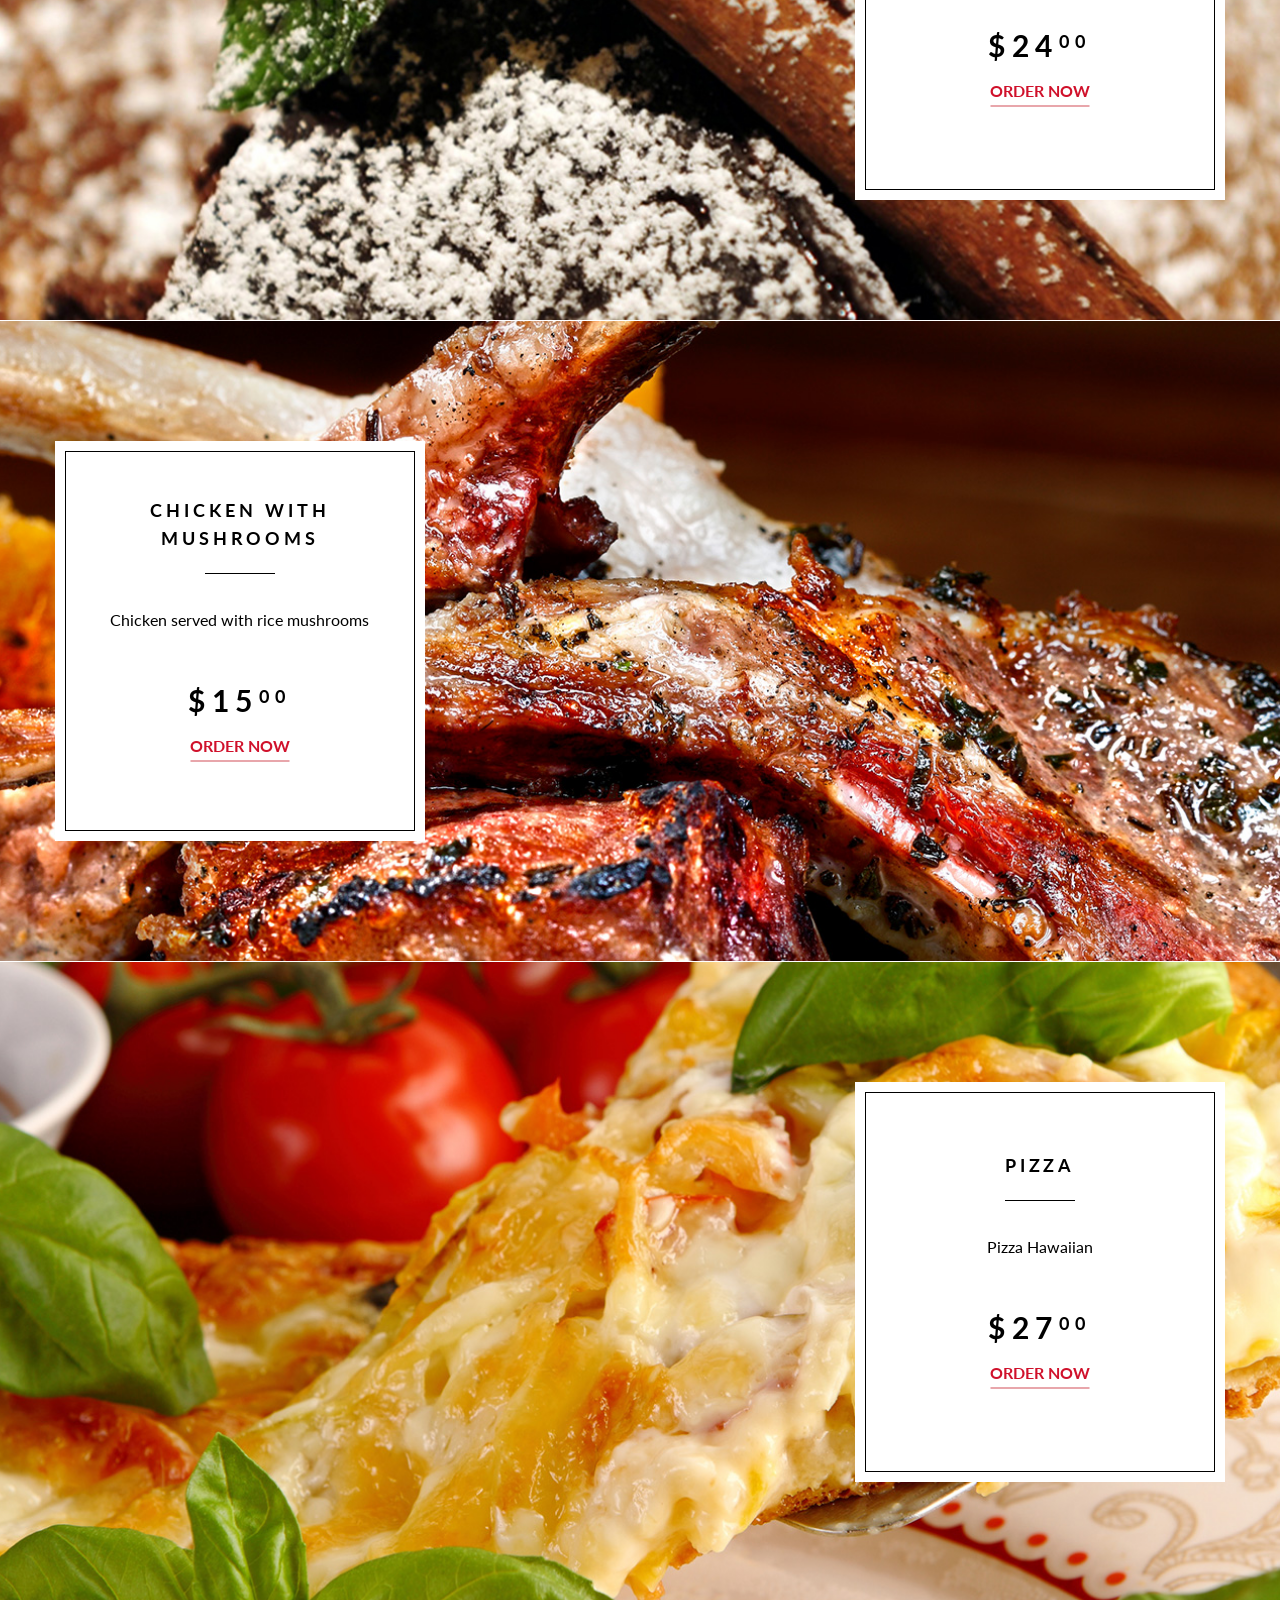
<file: food-and-drinks.html>
<!DOCTYPE html>
<html lang="en" class="wide wow-animation">
  <head>
    <!-- Site Title-->
    <title>Food & Drinks</title>
    <meta name="format-detection" content="telephone=no">
    <meta name="viewport" content="width=device-width, height=device-height, initial-scale=1.0, maximum-scale=1.0, user-scalable=0">
    <meta http-equiv="X-UA-Compatible" content="IE=Edge">
    <meta charset="utf-8">
    <link rel="icon" href="images/favicon.ico" type="image/x-icon">
    <!-- Stylesheets-->
    <link rel="stylesheet" type="text/css" href="//fonts.googleapis.com/css?family=Libre+Baskerville:400,700%7CMontserrat:700">
    <link rel="stylesheet" href="css/style.css">
		<!--[if lt IE 10]>
    <div style="background: #212121; padding: 10px 0; box-shadow: 3px 3px 5px 0 rgba(0,0,0,.3); clear: both; text-align:center; position: relative; z-index:1;"><a href="http://windows.microsoft.com/en-US/internet-explorer/"><img src="images/ie8-panel/warning_bar_0000_us.jpg" border="0" height="42" width="820" alt="You are using an outdated browser. For a faster, safer browsing experience, upgrade for free today."></a></div>
    <script src="js/html5shiv.min.js"></script>
		<![endif]-->
  </head>
  <body>
    <!-- Page-->
    <div class="page">
      <!-- Page Header-->
      <header class="page-head header-bordered">
        <!-- RD Navbar-->
        <div class="rd-navbar-wrap">
          <nav data-layout="rd-navbar-fixed" data-sm-layout="rd-navbar-fixed" data-md-layout="rd-navbar-sidebar" data-lg-layout="rd-navbar-sidebar" class="rd-navbar">
            <div class="rd-navbar-inner">
              <!-- RD Navbar Panel-->
              <div class="rd-navbar-panel">
                <!-- RD Navbar Toggle-->
                <button data-rd-navbar-toggle=".rd-navbar-nav-wrap" class="rd-navbar-toggle"><span></span></button>
                <!-- RD Navbar Brand--><a href="index.html" class="rd-navbar-brand"><span class="brand-name">Your tavern</span><span class="brand-slogan">family restaurant</span></a>
              </div>
              <div class="rd-navbar-aside">
                <div data-rd-navbar-toggle=".rd-navbar-aside" class="rd-navbar-aside-toggle"><span></span></div>
                <div class="rd-navbar-aside-content">
                  <address class="rd-navbar-aside-contact-info rd-navbar-aside-contact-info-variant-1"><span class="icon icon-sm icon-default fa-map-marker"></span>
                    <p><a href="#">4578 Marmora Road,<br>Glasgow D04 89 GR</a></p>
                  </address>
                  <address class="rd-navbar-aside-contact-info rd-navbar-aside-contact-info-variant-2"><span class="icon icon-sm icon-default fa-mobile-phone"></span>
                    <p><a href="callto:#">1-800-1234-567</a></p>
                  </address>
                </div>
              </div>
              <div class="rd-navbar-nav-wrap">
                <!-- RD Navbar Nav-->
                <ul class="rd-navbar-nav">
                  <li><a href="./">Home</a></li>
                  <li><a href="about.html">About</a></li>
                  <li class="active"><a href="food-and-drinks.html">Food & Drinks</a>
                    <!-- RD Navbar Dropdown-->
                    <ul class="rd-navbar-dropdown">
                      <li><a href="#">Italian Cuisine</a></li>
                      <li><a href="#">Japanese Food</a></li>
                      <li><a href="#">Chinese Cuisine</a></li>
                      <li><a href="#">Ukrainian Food</a></li>
                      <li><a href="#">Drinks</a>
                        <!-- RD Navbar Dropdown-->
                        <ul class="rd-navbar-dropdown">
                          <li><a href="#">Wine</a></li>
                          <li><a href="#">Beer</a></li>
                          <li><a href="#">Cognac</a></li>
                          <li><a href="#">Whiskey</a></li>
                          <li><a href="#">Juices</a></li>
                          <li><a href="./404.html">404 page</a></li>
                        </ul>
                      </li>
                    </ul>
                  </li>
                  <li><a href="services.html">Services</a></li>
                  <li><a href="contacts.html">Contacts</a></li>
                </ul>
              </div>
            </div>
          </nav>
        </div>
      </header>
      <!-- Page Content-->
      <main class="page-content">
        <!-- food & drinks-->
        <section class="section-60 section-md-top-81 section-md-bottom-40 text-center">
          <div class="container">
            <div class="row">
              <div class="col-xs-12">
                <h2>food & drinks</h2>
                <hr>
                <p>
                  Chefs have an experience of working in some of the finest kitchens in Berlin, New York and Paris.
                  In collaboration with working background the kitchen creates modern, seasonal and focused on your pleasure dishes. We offer you a vast range of amazing food from natural ingredients with a great taste that will blow your mind. Make a preview of our restaurant with a help of beautiful pictures posted below. Awake your appetite, choose the right dish for you in the menu!
                </p>
                <hr>
              </div>
            </div>
          </div>
        </section>

        <!-- Responsive-tabs-->
        <section class="responsive-tabs responsive-tabs-variant-3 text-center">
          <div class="container">
            <div class="row">
              <div class="col-xs-12">
                <ul class="resp-tabs-list">
                  <li><span class="link active">breakfasts</span></li>
                  <li><span class="link">Lunches</span></li>
                  <li><span class="link">Dinners</span></li>
                  <li><span class="link">desserts</span></li>
                  <li><span class="link">Specials</span></li>
                </ul>
              </div>
            </div>
          </div>
          <div class="resp-tabs-container offset-top-62">
            <div class="resp-tab">
              <section class="section-60 section-md-120 image-wrap image-wrap-variant-2">
                <div class="container">
                  <div class="row">
                    <div class="col-xs-12 col-sm-6 col-md-5 col-lg-4">
                      <div class="block-top-level">
                        <div class="box-bordered box-bordered-xl box-bordered-border-inset">
                          <div class="pricing-box">
                            <h5>Brioche and cappuccino</h5>
                            <hr>
                            <p class="pricing-box-description">Cappuccino and croissant with coffee beans</p>
                            <p class="pricing-box-price"><span class="price-currency">$</span>19<sup>00</sup></p><a href="#" class="link">order now</a>
                          </div>
                        </div>
                      </div>
                    </div>
                  </div>
                </div>
                <div class="image-wrap-body"><img src="images/food-and-drinks-1.jpg" alt="" width="2050" height="640"></div>
              </section>

              <section class="section-60 section-md-120 image-wrap image-wrap-variant-2">
                <div class="container">
                  <div class="row">
                    <div class="col-xs-12 col-sm-6 col-md-5 col-lg-4 pull-sm-right">
                      <div class="block-top-level">
                        <div class="box-bordered box-bordered-xl box-bordered-border-inset">
                          <div class="pricing-box">
                            <h5>Juice</h5>
                            <hr>
                            <p class="pricing-box-description">A couple of homemade fresh squeezed colorful juice glasses</p>
                            <p class="pricing-box-price"><span class="price-currency">$</span>24<sup>00</sup></p><a href="#" class="link">order now</a>
                          </div>
                        </div>
                      </div>
                    </div>
                  </div>
                </div>
                <div class="image-wrap-body"><img src="images/food-and-drinks-2.jpg" alt="" width="2050" height="640"></div>
              </section>

              <section class="section-60 section-md-120 image-wrap image-wrap-variant-2">
                <div class="container">
                  <div class="row">
                    <div class="col-xs-12 col-sm-6 col-md-5 col-lg-4">
                      <div class="block-top-level">
                        <div class="box-bordered box-bordered-xl box-bordered-border-inset">
                          <div class="pricing-box">
                            <h5>coffee</h5>
                            <hr>
                            <p class="pricing-box-description">A cup of coffee</p>
                            <p class="pricing-box-price"><span class="price-currency">$</span>15<sup>00</sup></p><a href="#" class="link">order now</a>
                          </div>
                        </div>
                      </div>
                    </div>
                  </div>
                </div>
                <div class="image-wrap-body"><img src="images/food-and-drinks-3.jpg" alt="" width="2050" height="640"></div>
              </section>

              <section class="section-60 section-md-120 image-wrap image-wrap-variant-2">
                <div class="container">
                  <div class="row">
                    <div class="col-xs-12 col-sm-6 col-md-5 col-lg-4 pull-sm-right">
                      <div class="block-top-level">
                        <div class="box-bordered box-bordered-xl box-bordered-border-inset">
                          <div class="pricing-box">
                            <h5>Tea with cookie</h5>
                            <hr>
                            <p class="pricing-box-description">A cup of tea with tasty cookie</p>
                            <p class="pricing-box-price"><span class="price-currency">$</span>27<sup>00</sup></p><a href="#" class="link">order now</a>
                          </div>
                        </div>
                      </div>
                    </div>
                  </div>
                </div>
                <div class="image-wrap-body"><img src="images/food-and-drinks-4.jpg" alt="" width="2050" height="640"></div>
              </section>

              <section class="section-60 section-md-120 image-wrap image-wrap-variant-2">
                <div class="container">
                  <div class="row">
                    <div class="col-xs-12 col-sm-6 col-md-5 col-lg-4">
                      <div class="block-top-level">
                        <div class="box-bordered box-bordered-xl box-bordered-border-inset">
                          <div class="pricing-box">
                            <h5>Coffee with cream</h5>
                            <hr>
                            <p class="pricing-box-description">Coffee with cream  and cake</p>
                            <p class="pricing-box-price"><span class="price-currency">$</span>22<sup>00</sup></p><a href="#" class="link">order now</a>
                          </div>
                        </div>
                      </div>
                    </div>
                  </div>
                </div>
                <div class="image-wrap-body"><img src="images/food-and-drinks-5.jpg" alt="" width="2050" height="640"></div>
              </section>

            </div>

            <div class="resp-tab">
              <section class="section-60 section-md-120 image-wrap image-wrap-variant-2">
                <div class="container">
                  <div class="row">
                    <div class="col-xs-12 col-sm-6 col-md-5 col-lg-4">
                      <div class="block-top-level">
                        <div class="box-bordered box-bordered-xl box-bordered-border-inset">
                          <div class="pricing-box">
                            <h5>Pizza</h5>
                            <hr>
                            <p class="pricing-box-description">Pepperoni with tomatoes</p>
                            <p class="pricing-box-price"><span class="price-currency">$</span>19<sup>00</sup></p><a href="#" class="link">order now</a>
                          </div>
                        </div>
                      </div>
                    </div>
                  </div>
                </div>
                <div class="image-wrap-body"><img src="images/food-and-drinks-6.jpg" alt="" width="2050" height="640"></div>
              </section>

              <section class="section-60 section-md-120 image-wrap image-wrap-variant-2">
                <div class="container">
                  <div class="row">
                    <div class="col-xs-12 col-sm-6 col-md-5 col-lg-4 pull-sm-right">
                      <div class="block-top-level">
                        <div class="box-bordered box-bordered-xl box-bordered-border-inset">
                          <div class="pricing-box">
                            <h5>Pizza</h5>
                            <hr>
                            <p class="pricing-box-description">Pizza Texas</p>
                            <p class="pricing-box-price"><span class="price-currency">$</span>24<sup>00</sup></p><a href="#" class="link">order now</a>
                          </div>
                        </div>
                      </div>
                    </div>
                  </div>
                </div>
                <div class="image-wrap-body"><img src="images/food-and-drinks-7.jpg" alt="" width="2050" height="640"></div>
              </section>

              <section class="section-60 section-md-120 image-wrap image-wrap-variant-2">
                <div class="container">
                  <div class="row">
                    <div class="col-xs-12 col-sm-6 col-md-5 col-lg-4">
                      <div class="block-top-level">
                        <div class="box-bordered box-bordered-xl box-bordered-border-inset">
                          <div class="pricing-box">
                            <h5>Pizza</h5>
                            <hr>
                            <p class="pricing-box-description">Pizza Veggie Feast</p>
                            <p class="pricing-box-price"><span class="price-currency">$</span>15<sup>00</sup></p><a href="#" class="link">order now</a>
                          </div>
                        </div>
                      </div>
                    </div>
                  </div>
                </div>
                <div class="image-wrap-body"><img src="images/food-and-drinks-8.jpg" alt="" width="2050" height="640"></div>
              </section>

              <section class="section-60 section-md-120 image-wrap image-wrap-variant-2">
                <div class="container">
                  <div class="row">
                    <div class="col-xs-12 col-sm-6 col-md-5 col-lg-4 pull-sm-right">
                      <div class="block-top-level">
                        <div class="box-bordered box-bordered-xl box-bordered-border-inset">
                          <div class="pricing-box">
                            <h5>Pizza</h5>
                            <hr>
                            <p class="pricing-box-description">Pizza Hawaiian</p>
                            <p class="pricing-box-price"><span class="price-currency">$</span>27<sup>00</sup></p><a href="#" class="link">order now</a>
                          </div>
                        </div>
                      </div>
                    </div>
                  </div>
                </div>
                <div class="image-wrap-body"><img src="images/food-and-drinks-9.jpg" alt="" width="2050" height="640"></div>
              </section>

              <section class="section-60 section-md-120 image-wrap image-wrap-variant-2">
                <div class="container">
                  <div class="row">
                    <div class="col-xs-12 col-sm-6 col-md-5 col-lg-4">
                      <div class="block-top-level">
                        <div class="box-bordered box-bordered-xl box-bordered-border-inset">
                          <div class="pricing-box">
                            <h5>Pizza</h5>
                            <hr>
                            <p class="pricing-box-description">Margarita</p>
                            <p class="pricing-box-price"><span class="price-currency">$</span>22<sup>00</sup></p><a href="#" class="link">order now</a>
                          </div>
                        </div>
                      </div>
                    </div>
                  </div>
                </div>
                <div class="image-wrap-body"><img src="images/food-and-drinks-10.jpg" alt="" width="2050" height="640"></div>
              </section>

            </div>

            <div class="resp-tab">
              <section class="section-60 section-md-120 image-wrap image-wrap-variant-2">
                <div class="container">
                  <div class="row">
                    <div class="col-xs-12 col-sm-6 col-md-5 col-lg-4">
                      <div class="block-top-level">
                        <div class="box-bordered box-bordered-xl box-bordered-border-inset">
                          <div class="pricing-box">
                            <h5>Fritto misto</h5>
                            <hr>
                            <p class="pricing-box-description">Served with Italian tartare sauce</p>
                            <p class="pricing-box-price"><span class="price-currency">$</span>19<sup>00</sup></p><a href="#" class="link">order now</a>
                          </div>
                        </div>
                      </div>
                    </div>
                  </div>
                </div>
                <div class="image-wrap-body"><img src="images/food-and-drinks-11.jpg" alt="" width="2050" height="640"></div>
              </section>

              <section class="section-60 section-md-120 image-wrap image-wrap-variant-2">
                <div class="container">
                  <div class="row">
                    <div class="col-xs-12 col-sm-6 col-md-5 col-lg-4 pull-sm-right">
                      <div class="block-top-level">
                        <div class="box-bordered box-bordered-xl box-bordered-border-inset">
                          <div class="pricing-box">
                            <h5>Chicken pot pie</h5>
                            <hr>
                            <p class="pricing-box-description">Pie with carrots, peas and celery</p>
                            <p class="pricing-box-price"><span class="price-currency">$</span>24<sup>00</sup></p><a href="#" class="link">order now</a>
                          </div>
                        </div>
                      </div>
                    </div>
                  </div>
                </div>
                <div class="image-wrap-body"><img src="images/food-and-drinks-12.jpg" alt="" width="2050" height="640"></div>
              </section>

              <section class="section-60 section-md-120 image-wrap image-wrap-variant-2">
                <div class="container">
                  <div class="row">
                    <div class="col-xs-12 col-sm-6 col-md-5 col-lg-4">
                      <div class="block-top-level">
                        <div class="box-bordered box-bordered-xl box-bordered-border-inset">
                          <div class="pricing-box">
                            <h5>Chicken with mushrooms</h5>
                            <hr>
                            <p class="pricing-box-description">Chicken served with mushrooms</p>
                            <p class="pricing-box-price"><span class="price-currency">$</span>15<sup>00</sup></p><a href="#" class="link">order now</a>
                          </div>
                        </div>
                      </div>
                    </div>
                  </div>
                </div>
                <div class="image-wrap-body"><img src="images/food-and-drinks-13.jpg" alt="" width="2050" height="640"></div>
              </section>

              <section class="section-60 section-md-120 image-wrap image-wrap-variant-2">
                <div class="container">
                  <div class="row">
                    <div class="col-xs-12 col-sm-6 col-md-5 col-lg-4 pull-sm-right">
                      <div class="block-top-level">
                        <div class="box-bordered box-bordered-xl box-bordered-border-inset">
                          <div class="pricing-box">
                            <h5>Three-cheese caramelle</h5>
                            <hr>
                            <p class="pricing-box-description">Tastes perfectly with pasta and ricotta</p>
                            <p class="pricing-box-price"><span class="price-currency">$</span>27<sup>00</sup></p><a href="#" class="link">order now</a>
                          </div>
                        </div>
                      </div>
                    </div>
                  </div>
                </div>
                <div class="image-wrap-body"><img src="images/food-and-drinks-14.jpg" alt="" width="2050" height="640"></div>
              </section>

              <section class="section-60 section-md-120 image-wrap image-wrap-variant-2">
                <div class="container">
                  <div class="row">
                    <div class="col-xs-12 col-sm-6 col-md-5 col-lg-4">
                      <div class="block-top-level">
                        <div class="box-bordered box-bordered-xl box-bordered-border-inset">
                          <div class="pricing-box">
                            <h5>Southern chicken</h5>
                            <hr>
                            <p class="pricing-box-description">Great with honey mustard sauce</p>
                            <p class="pricing-box-price"><span class="price-currency">$</span>22<sup>00</sup></p><a href="#" class="link">order now</a>
                          </div>
                        </div>
                      </div>
                    </div>
                  </div>
                </div>
                <div class="image-wrap-body"><img src="images/food-and-drinks-15.jpg" alt="" width="2050" height="640"></div>
              </section>

            </div>

            <div class="resp-tab">
              <section class="section-60 section-md-120 image-wrap image-wrap-variant-2">
                <div class="container">
                  <div class="row">
                    <div class="col-xs-12 col-sm-6 col-md-5 col-lg-4">
                      <div class="block-top-level">
                        <div class="box-bordered box-bordered-xl box-bordered-border-inset">
                          <div class="pricing-box">
                            <h5>Strawberry cupcake</h5>
                            <hr>
                            <p class="pricing-box-description">Strawberry and chocolate cookie and vanilla cream cupcakes</p>
                            <p class="pricing-box-price"><span class="price-currency">$</span>19<sup>00</sup></p><a href="#" class="link">order now</a>
                          </div>
                        </div>
                      </div>
                    </div>
                  </div>
                </div>
                <div class="image-wrap-body"><img src="images/food-and-drinks-16.jpg" alt="" width="2050" height="640"></div>
              </section>

              <section class="section-60 section-md-120 image-wrap image-wrap-variant-2">
                <div class="container">
                  <div class="row">
                    <div class="col-xs-12 col-sm-6 col-md-5 col-lg-4 pull-sm-right">
                      <div class="block-top-level">
                        <div class="box-bordered box-bordered-xl box-bordered-border-inset">
                          <div class="pricing-box">
                            <h5>Brownies</h5>
                            <hr>
                            <p class="pricing-box-description">Two delicious brownies</p>
                            <p class="pricing-box-price"><span class="price-currency">$</span>24<sup>00</sup></p><a href="#" class="link">order now</a>
                          </div>
                        </div>
                      </div>
                    </div>
                  </div>
                </div>
                <div class="image-wrap-body"><img src="images/food-and-drinks-17.jpg" alt="" width="2050" height="640"></div>
              </section>

              <section class="section-60 section-md-120 image-wrap image-wrap-variant-2">
                <div class="container">
                  <div class="row">
                    <div class="col-xs-12 col-sm-6 col-md-5 col-lg-4">
                      <div class="block-top-level">
                        <div class="box-bordered box-bordered-xl box-bordered-border-inset">
                          <div class="pricing-box">
                            <h5>Cupcakes</h5>
                            <hr>
                            <p class="pricing-box-description">Assortment of brightly decorated cupcakes</p>
                            <p class="pricing-box-price"><span class="price-currency">$</span>15<sup>00</sup></p><a href="#" class="link">order now</a>
                          </div>
                        </div>
                      </div>
                    </div>
                  </div>
                </div>
                <div class="image-wrap-body"><img src="images/food-and-drinks-18.jpg" alt="" width="2050" height="640"></div>
              </section>

              <section class="section-60 section-md-120 image-wrap image-wrap-variant-2">
                <div class="container">
                  <div class="row">
                    <div class="col-xs-12 col-sm-6 col-md-5 col-lg-4 pull-sm-right">
                      <div class="block-top-level">
                        <div class="box-bordered box-bordered-xl box-bordered-border-inset">
                          <div class="pricing-box">
                            <h5>Strawberry cream cake</h5>
                            <hr>
                            <p class="pricing-box-description">Delicious strawberry cake with strawberries and whipped cream</p>
                            <p class="pricing-box-price"><span class="price-currency">$</span>27<sup>00</sup></p><a href="#" class="link">order now</a>
                          </div>
                        </div>
                      </div>
                    </div>
                  </div>
                </div>
                <div class="image-wrap-body"><img src="images/food-and-drinks-19.jpg" alt="" width="2050" height="640"></div>
              </section>

              <section class="section-60 section-md-120 image-wrap image-wrap-variant-2">
                <div class="container">
                  <div class="row">
                    <div class="col-xs-12 col-sm-6 col-md-5 col-lg-4">
                      <div class="block-top-level">
                        <div class="box-bordered box-bordered-xl box-bordered-border-inset">
                          <div class="pricing-box">
                            <h5>Chocolate cake</h5>
                            <hr>
                            <p class="pricing-box-description">Chocolate cakes with crushed nuts</p>
                            <p class="pricing-box-price"><span class="price-currency">$</span>22<sup>00</sup></p><a href="#" class="link">order now</a>
                          </div>
                        </div>
                      </div>
                    </div>
                  </div>
                </div>
                <div class="image-wrap-body"><img src="images/food-and-drinks-20.jpg" alt="" width="2050" height="640"></div>
              </section>

            </div>

            <div class="resp-tab">
              <section class="section-60 section-md-120 image-wrap image-wrap-variant-2">
                <div class="container">
                  <div class="row">
                    <div class="col-xs-12 col-sm-6 col-md-5 col-lg-4">
                      <div class="block-top-level">
                        <div class="box-bordered box-bordered-xl box-bordered-border-inset">
                          <div class="pricing-box">
                            <h5>Fritto misto</h5>
                            <hr>
                            <p class="pricing-box-description">Served with Italian tartare sauce</p>
                            <p class="pricing-box-price"><span class="price-currency">$</span>19<sup>00</sup></p><a href="#" class="link">order now</a>
                          </div>
                        </div>
                      </div>
                    </div>
                  </div>
                </div>
                <div class="image-wrap-body"><img src="images/food-and-drinks-21.jpg" alt="" width="2050" height="640"></div>
              </section>

              <section class="section-60 section-md-120 image-wrap image-wrap-variant-2">
                <div class="container">
                  <div class="row">
                    <div class="col-xs-12 col-sm-6 col-md-5 col-lg-4 pull-sm-right">
                      <div class="block-top-level">
                        <div class="box-bordered box-bordered-xl box-bordered-border-inset">
                          <div class="pricing-box">
                            <h5>Brownies</h5>
                            <hr>
                            <p class="pricing-box-description">Two delicious brownies</p>
                            <p class="pricing-box-price"><span class="price-currency">$</span>24<sup>00</sup></p><a href="#" class="link">order now</a>
                          </div>
                        </div>
                      </div>
                    </div>
                  </div>
                </div>
                <div class="image-wrap-body"><img src="images/food-and-drinks-22.jpg" alt="" width="2050" height="640"></div>
              </section>

              <section class="section-60 section-md-120 image-wrap image-wrap-variant-2">
                <div class="container">
                  <div class="row">
                    <div class="col-xs-12 col-sm-6 col-md-5 col-lg-4">
                      <div class="block-top-level">
                        <div class="box-bordered box-bordered-xl box-bordered-border-inset">
                          <div class="pricing-box">
                            <h5>Chicken with mushrooms</h5>
                            <hr>
                            <p class="pricing-box-description">Chicken served  with rice mushrooms</p>
                            <p class="pricing-box-price"><span class="price-currency">$</span>15<sup>00</sup></p><a href="#" class="link">order now</a>
                          </div>
                        </div>
                      </div>
                    </div>
                  </div>
                </div>
                <div class="image-wrap-body"><img src="images/food-and-drinks-23.jpg" alt="" width="2050" height="640"></div>
              </section>

              <section class="section-60 section-md-120 image-wrap image-wrap-variant-2">
                <div class="container">
                  <div class="row">
                    <div class="col-xs-12 col-sm-6 col-md-5 col-lg-4 pull-sm-right">
                      <div class="block-top-level">
                        <div class="box-bordered box-bordered-xl box-bordered-border-inset">
                          <div class="pricing-box">
                            <h5>Pizza</h5>
                            <hr>
                            <p class="pricing-box-description">Pizza Hawaiian</p>
                            <p class="pricing-box-price"><span class="price-currency">$</span>27<sup>00</sup></p><a href="#" class="link">order now</a>
                          </div>
                        </div>
                      </div>
                    </div>
                  </div>
                </div>
                <div class="image-wrap-body"><img src="images/food-and-drinks-24.jpg" alt="" width="2050" height="640"></div>
              </section>

              <section class="section-60 section-md-120 image-wrap image-wrap-variant-2">
                <div class="container">
                  <div class="row">
                    <div class="col-xs-12 col-sm-6 col-md-5 col-lg-4">
                      <div class="block-top-level">
                        <div class="box-bordered box-bordered-xl box-bordered-border-inset">
                          <div class="pricing-box">
                            <h5>Coffee with cream</h5>
                            <hr>
                            <p class="pricing-box-description">Coffee with cream  and cake</p>
                            <p class="pricing-box-price"><span class="price-currency">$</span>22<sup>00</sup></p><a href="#" class="link">order now</a>
                          </div>
                        </div>
                      </div>
                    </div>
                  </div>
                </div>
                <div class="image-wrap-body"><img src="images/food-and-drinks-25.jpg" alt="" width="2050" height="640"></div>
              </section>

            </div>

          </div>
          <div class="container">
            <div class="row">
              <div class="col-xs-12 text-center">
                <div class="section-top-40 section-bottom-81">
                  <nav>
                    <ul class="pagination-custom">
                      <li class="disabled"><a href="#" aria-label="Previous" class="link"><span aria-hidden="true">prev</span></a></li>
                      <li class="active"><a href="#" class="link">1</a></li>
                      <li><a href="#" class="link">2</a></li>
                      <li><a href="#" class="link">3</a></li>
                      <li><a href="#" class="link">4</a></li>
                      <li><a href="#" class="link">5</a></li>
                      <li><a href="#" aria-label="Next" class="link"><span aria-hidden="true">next</span></a></li>
                    </ul>
                  </nav>
                </div>
              </div>
            </div>
          </div>
        </section>
      </main>
      <!-- Page Footer-->
      <footer class="page-foot">
        <div class="container text-center text-sm-left">
          <p class="small">Copyright &copy;&nbsp;<span id="copyright-year"></span>&nbsp;
<br class="hidden-sm hidden-md hidden-lg">Powered by <a rel="nofollow" href="http://adgc.nyc/" target="_blank">ADGC</a>
          </p>
        </div>
      </footer>
    </div>

    <!-- Java script-->
    <script src="js/core.min.js"></script>
    <script src="js/script.js"></script>
  </body>
</html>
</file>
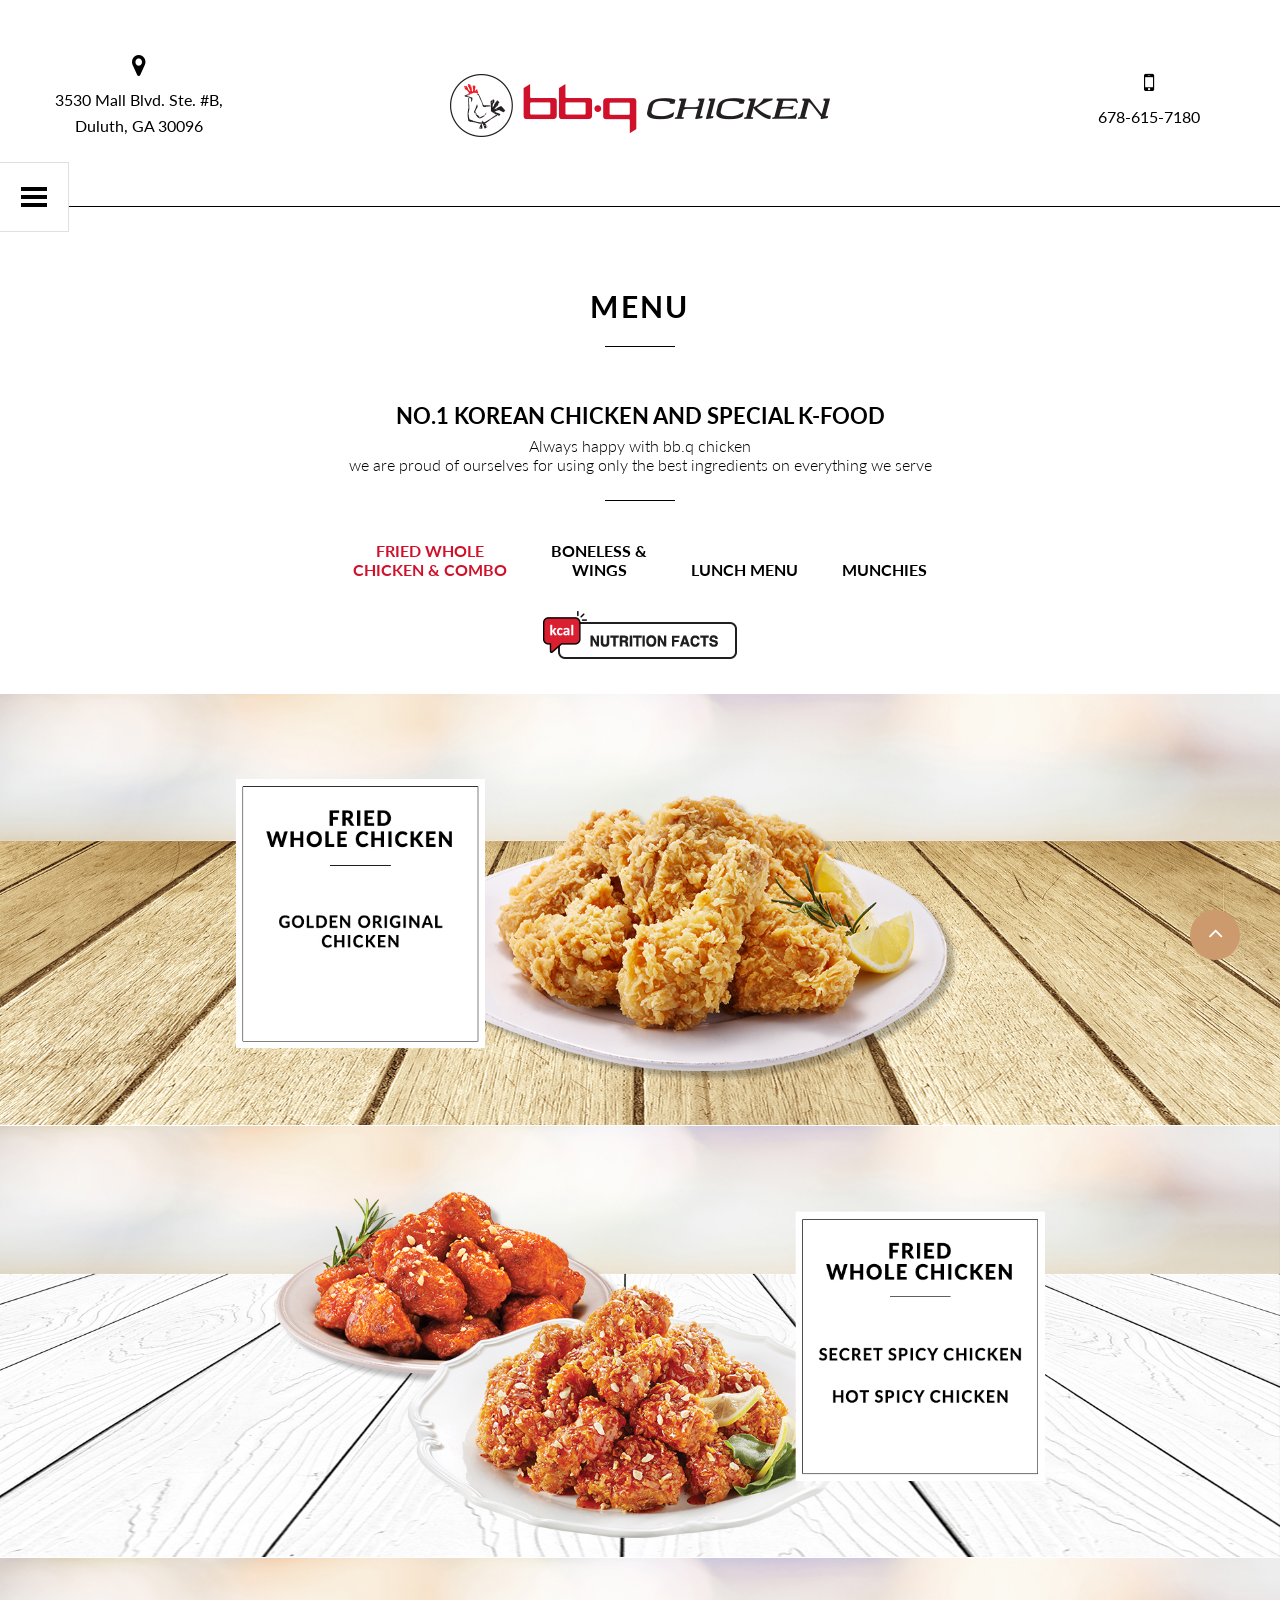
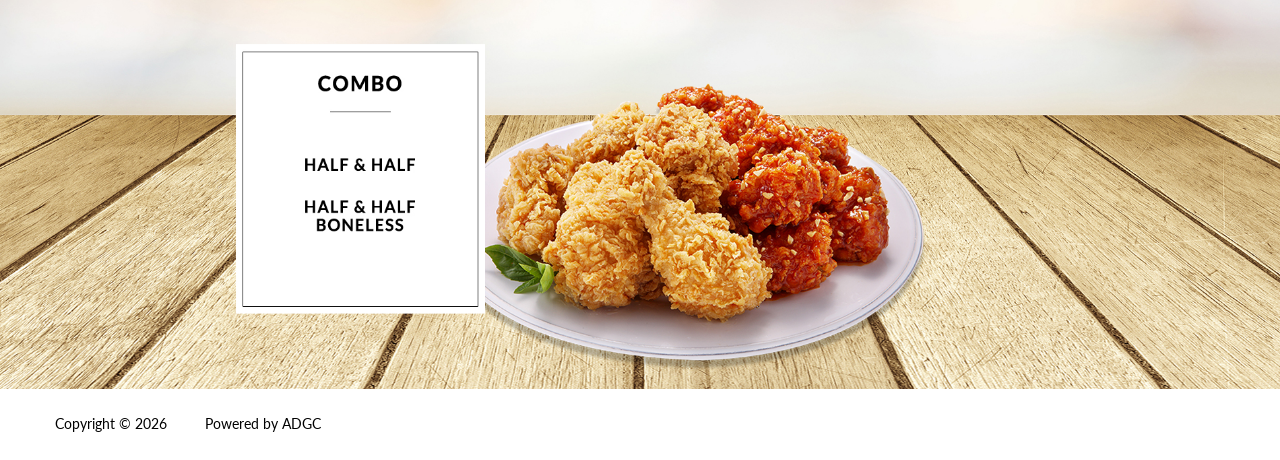
<file: menu.html>
<!DOCTYPE html>
<html lang="en" class="wide wow-animation">
  <head>
    <!-- Site Title-->
    <title>BBQ Chicken Duluth | No.1 Korean Premium Chicken</title>
    <meta name="format-detection" content="telephone=no">
    <meta content="width=device-width, initial-scale=1" name="viewport">
    <meta name="description" content="Best of the Best Quality! The crispy chicken skin at BBQ Chicken is a result of a two-day prep process that includes marination, battering, breading and frying. The wings are also available in flavors like Golden Original; Soy Garlic; Secret Spicy; Honey Garlic; and Cheesling." />
    <meta name="keywords" content="Fried Chicken, Korean Fried Chicken, Premium Chicken, KFC, Lunch Special, Lunch, Dinner, Sports night, chicken Wings, Crash landing on you, Best chicken, Good chicken, Hang out Place, Good place to eat, Restaurant, Chicken Delivery, Food Delivery, Choongman Chicken, S&S Kko Kko Chicken, Thank U Chicken, Chicken now, Yummy Place Chicken, KFC, Popeyes" />
    <!--
    <meta name="viewport" content="width=device-width, height=device-height, initial-scale=1.0, maximum-scale=1.0, user-scalable=0">
  -->
    <meta http-equiv="X-UA-Compatible" content="IE=Edge">
    <meta charset="utf-8">
    <link rel="icon" href="images/favicon.ico" type="image/x-icon">
    <!-- Stylesheets-->
    <link rel="stylesheet" type="text/css" href="//fonts.googleapis.com/css?family=Libre+Baskerville:400,700%7CMontserrat:700">
    <link rel="stylesheet" href="css/style.css">
    <link rel="stylesheet" href="css/bbq.css">
    <link rel="stylesheet" href="css/bbq_v2.css">
		<!--[if lt IE 10]>
    <div style="background: #212121; padding: 10px 0; box-shadow: 3px 3px 5px 0 rgba(0,0,0,.3); clear: both; text-align:center; position: relative; z-index:1;"><a href="http://windows.microsoft.com/en-US/internet-explorer/"><img src="images/ie8-panel/warning_bar_0000_us.jpg" border="0" height="42" width="820" alt="You are using an outdated browser. For a faster, safer browsing experience, upgrade for free today."></a></div>
    <script src="js/html5shiv.min.js"></script>
		<![endif]-->
  </head>
  <body>
    <!-- Page-->
    <div class="page menu">
      <!-- Page Header-->
      <header class="page-head header-bordered">
        <!-- RD Navbar-->
        <div class="rd-navbar-wrap">
          <nav data-layout="rd-navbar-fixed" data-sm-layout="rd-navbar-fixed" data-md-layout="rd-navbar-sidebar" data-lg-layout="rd-navbar-sidebar" class="rd-navbar">
            <div class="rd-navbar-inner">
              <!-- RD Navbar Panel-->
              <div class="rd-navbar-panel">
                <!-- RD Navbar Toggle-->
                <button data-rd-navbar-toggle=".rd-navbar-nav-wrap" class="rd-navbar-toggle" aria-label="menu toggle"><span></span></button>
                <!-- RD Navbar Brand--><a href="index.html" class="rd-navbar-brand"><img src="images/bbq/bbq_logo.png" alt="bb.q chicken" ></a>
              </div>
              <div class="rd-navbar-aside">
                <div data-rd-navbar-toggle=".rd-navbar-aside" class="rd-navbar-aside-toggle"><span></span></div>
                <div class="rd-navbar-aside-content">
                  <address class="rd-navbar-aside-contact-info rd-navbar-aside-contact-info-variant-1"><span class="icon icon-sm icon-default fa-map-marker"></span>
                    <p><a href="https://goo.gl/maps/ycJaqpwZTdA59drc7" onclick="return ! window.open(this.href);">3530 Mall Blvd. Ste. #B,<br>Duluth, GA 30096</a></p>
                  </address>
                  <address class="rd-navbar-aside-contact-info rd-navbar-aside-contact-info-variant-2"><span class="icon icon-sm icon-default fa-mobile-phone"></span>
                    <p><a class="phonelink" href="tel:+16786157180">678-615-7180</a></p>
                  </address>
                </div>
              </div>
              <div class="rd-navbar-nav-wrap">
                <!-- RD Navbar Nav-->
                <ul class="rd-navbar-nav">
                  <li><a href="./">Home</a></li>
                  <li><a href="about.html">about us</a></li>
                  <li class="active"><a href="menu.html">menu</a></li>
                  <li><a href="http://bbdotqchicken.com/media" onclick="return ! window.open(this.href);">media</a></li>
                  <li><a href="http://bbdotqchicken.com/" onclick="return ! window.open(this.href);">bb.q USA INC.</a></li>
                  <li><a href="contacts.html">Contact</a></li>
                </ul>
              </div>
            </div>
          </nav>
        </div>
      </header>
      <!-- Page Content-->
      <main class="page-content">
        <!-- food & drinks-->
        <section class="section-60 section-md-top-81 section-md-bottom-40 text-center top">
          <div class="container">
            <div class="row">
              <div class="col-xs-12">
                <h2>MENU</h2>
                <hr>
                <p>
                 No.1 Korean Chicken and special K-Food
                </p>
              	<span>
					Always happy with bb.q chicken<br>
					we are proud of ourselves for using only the best ingredients on everything we serve
				</span>
                <hr>
              </div>
            </div>
          </div>
        </section>

        <!-- Responsive-tabs-->
        <section class="responsive-tabs responsive-tabs-variant-3 text-center" id="menu_tap">
          <div class="container">
            <div class="row">
              <div class="col-xs-12">
                <ul class="resp-tabs-list">
                  <li><span class="link active">FRIED WHOLE<br>CHICKEN &amp; combo</span></li>
                  <li><span class="link">Boneless &amp;<br>wings</span></li>
                  <li><span class="link">Lunch MENU</span></li>
                  <li><span class="link">Munchies</span></li>
                </ul>
              </div>
            </div>
          </div>
          <div class="container">
            <div class="row">
              <div class="col-xs-12" style="padding:26px 0 0 0;">
                <a href="https://9e72918f-7bfe-451d-b16f-0ec45f85abd4.filesusr.com/ugd/85fc61_e1ad6d2c3cf74d23a777aa4c7d1f2101.pdf?index=true" target="_blank" title="Nutrition Facts" class="btn_nf" style="">
                  <img src="images/bbq/btn_nf.png" alt="Nutrition Facts" />
                </a>
              </div>
            </div>
          </div>
          <div class="resp-tabs-container offset-top-35">
            <div class="resp-tab">
              <section>
                <img src="images/bbq/menu_new_fried01.jpg" class="new_menu" alt="FRIED WHOLE CHICKEN: golden olive chicken" />
                <img src="images/bbq/menu_mo_fried01.jpg" class="mo_menu" alt="FRIED WHOLE CHICKEN: golden olive chicken" />
              </section>
              <section>
                <img src="images/bbq/menu_new_fried02.jpg" class="new_menu" alt="FRIED WHOLE CHICKEN: secret spicy chicken, hot spicy chicken" />
                <img src="images/bbq/menu_mo_fried02.jpg" class="mo_menu" alt="FRIED WHOLE CHICKEN: secret spicy chicken, hot spicy chicken" />
              </section>
              <section>
                <img src="images/bbq/menu_new_fried03.jpg" class="new_menu" alt="COMBO: half & half, half & half boneless" />
                <img src="images/bbq/menu_mo_fried03.jpg" class="mo_menu" alt="COMBO: half & half, half & half boneless" />
              </section>
            </div>

            <div class="resp-tab">

              <section>
                <img src="images/bbq/menu_new_wings01.jpg" class="new_menu" alt="BONELESS: golden olive, secret spicy, hot spicy, gang-jeong" />
                <img src="images/bbq/menu_mo_wings01.jpg" class="mo_menu" alt="BONELESS: golden olive, secret spicy, hot spicy, gang-jeong" />
              </section>
              <section>
                <img src="images/bbq/menu_new_wings02_2.jpg" class="new_menu" alt="BONELESS: honey garlic, soy garlic, cheesling, surpfried" />
                <img src="images/bbq/menu_mo_wings02_2.jpg" class="mo_menu" alt="BONELESS: honey garlic, soy garlic, cheesling, surpfried" />
              </section>
              <section>
                <img src="images/bbq/menu_new_wings03.jpg" class="new_menu" alt="WINGS: bb wings, honey garlic, soy garlic" />
                <img src="images/bbq/menu_mo_wings03.jpg" class="mo_menu" alt="WINGS: bb wings, honey garlic, soy garlic" />
              </section>
              <section>
                <img src="images/bbq/menu_new_wings04_2.jpg" class="new_menu" alt="WINGS: wings of fire, gangnam style wings, surpfried wings" />
                <img src="images/bbq/menu_mo_wings04_2.jpg" class="mo_menu" alt="WINGS: wings of fire, gangnam style wings, surpfried wings" />
              </section>
            </div>

            <div class="resp-tab">

              <section>
                <img src="images/bbq/menu_new_lunch01.jpg" class="new_menu" alt="LUNCH SPECIALS (11:30am~3pm): BONELESS COMBO MEAL (boneless(s)+french fries+soda)" />
                <img src="images/bbq/menu_mo_lunch01.jpg" class="mo_menu" alt="LUNCH SPECIALS (11:30am~3pm): BONELESS COMBO MEAL (boneless(s)+french fries+soda)" />
              </section>
              <section>
                <img src="images/bbq/menu_new_lunch02.jpg" class="new_menu" alt="K-FOOD: ddeok bokki, teriyaki chicken mayo, hot spicy chicken mayo, jamaican bbq chicken mayo, kimchi freid rice" />
                <img src="images/bbq/menu_mo_lunch02.jpg" class="mo_menu" alt="K-FOOD: ddeok bokki, teriyaki chicken mayo, hot spicy chicken mayo, jamaican bbq chicken mayo, kimchi freid rice" />
              </section>

            </div>

            <div class="resp-tab">
              <section>
                <img src="images/bbq/menu_new_munchies01.jpg" class="new_menu" alt="MUNCHIES: french fries, sweet potato fries, cheese sticks" />
                <img src="images/bbq/menu_mo_munchies01.jpg" class="mo_menu" alt="MUNCHIES: french fries, sweet potato fries, cheese sticks" />
              </section>
              <section>
                <img src="images/bbq/menu_new_munchies02.jpg" class="new_menu" alt="MUNCHIES: onion ring, cole slaw, corn salad" />
                <img src="images/bbq/menu_mo_munchies02.jpg" class="mo_menu" alt="MUNCHIES: onion ring, cole slaw, corn salad" />
              </section>
              <section>
                <img src="images/bbq/menu_new_munchies03.jpg" class="new_menu" alt="MUNCHIES: fried dumpling, steamed rice, additional sauce" />
                <img src="images/bbq/menu_mo_munchies03.jpg" class="mo_menu" alt="MUNCHIES: fried dumpling, steamed rice, additional sauce" />
              </section>
            </div>


          </div>
          <!--
          <div class="container">
            <div class="row">
              <div class="col-xs-12 text-center">
                <div class="section-top-40 section-bottom-81">
                  <nav>
                    <ul class="pagination-custom">
                      <li class="disabled"><a href="#" aria-label="Previous" class="link"><span aria-hidden="true">prev</span></a></li>
                      <li class="active"><a href="#" class="link">1</a></li>
                      <li><a href="#" class="link">2</a></li>
                      <li><a href="#" class="link">3</a></li>
                      <li><a href="#" class="link">4</a></li>
                      <li><a href="#" class="link">5</a></li>
                      <li><a href="#" aria-label="Next" class="link"><span aria-hidden="true">next</span></a></li>
                    </ul>
                  </nav>
                </div>
              </div>
            </div>
          </div>-->
        </section>
      </main>
      <!-- Page Footer-->
      <footer class="page-foot">
        <div class="container text-center text-sm-left">
          <p class="small">Copyright &copy;&nbsp;<span id="copyright-year"></span>&nbsp;
<br class="hidden-sm hidden-md hidden-lg">Powered by <a rel="nofollow" href="http://adgc.nyc/" onclick="return ! window.open(this.href);">ADGC</a>
          </p>
        </div>
      </footer>
    </div>

    <!-- Java script-->
    <script src="js/core.min.js"></script>
    <script src="js/script.js"></script>
    <div id="widget"><span class="altText">USERWAY widget</span></div>
  </body>
</html>
</file>
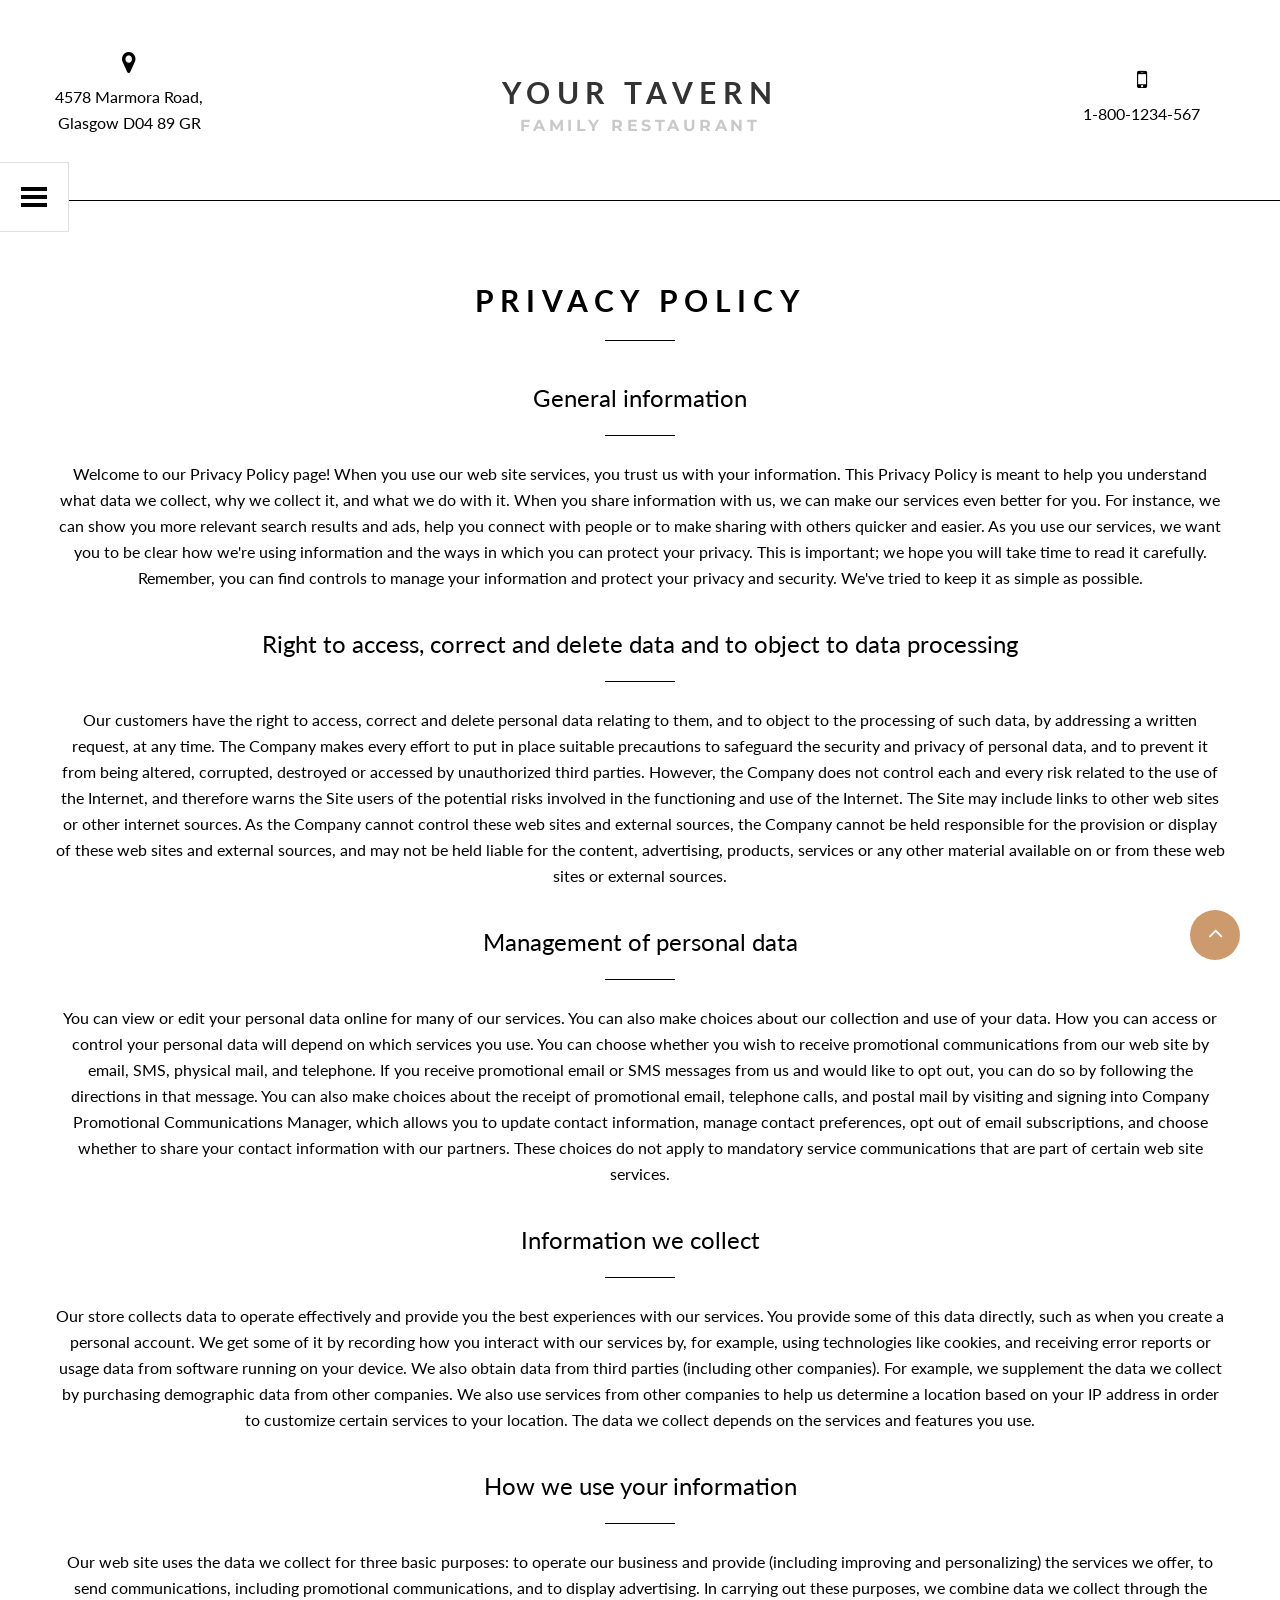
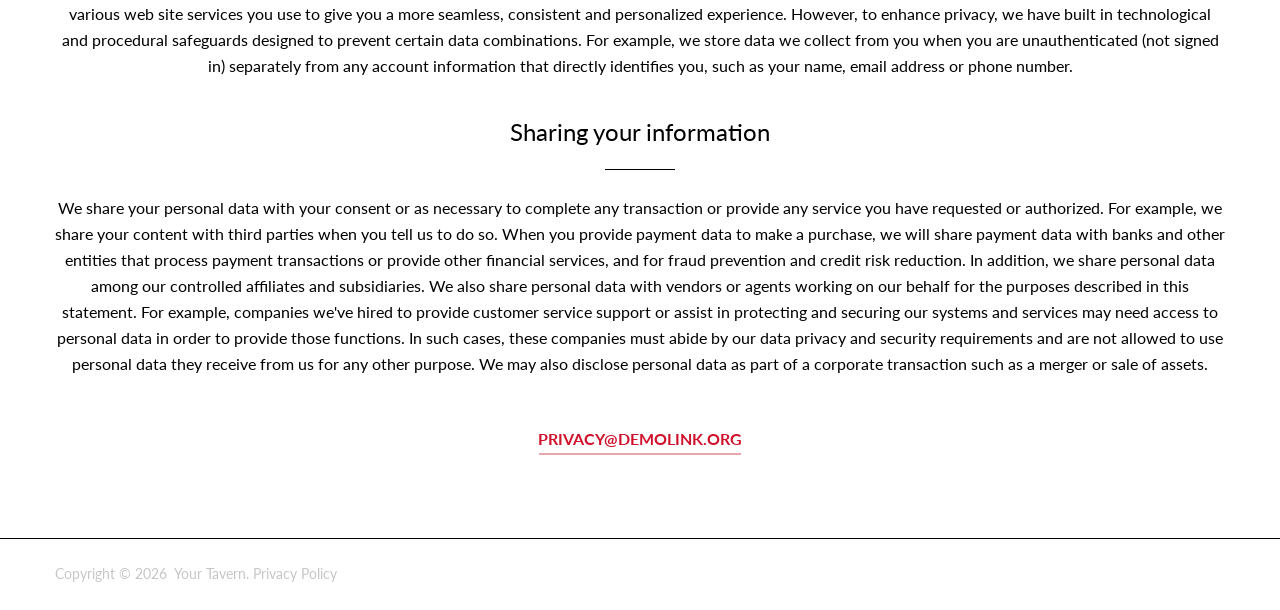
<file: privacy1.html>
<!DOCTYPE html>
<html lang="en" class="wide wow-animation">
  <head>
    <!-- Site Title-->
    <title>Privacy Policy</title>
    <meta name="format-detection" content="telephone=no">
    <meta name="viewport" content="width=device-width, height=device-height, initial-scale=1.0, maximum-scale=1.0, user-scalable=0">
    <meta http-equiv="X-UA-Compatible" content="IE=Edge">
    <meta charset="utf-8">
    <link rel="icon" href="images/favicon.ico" type="image/x-icon">
    <!-- Stylesheets-->
    <link rel="stylesheet" type="text/css" href="//fonts.googleapis.com/css?family=Libre+Baskerville:400,700%7CMontserrat:700">
    <link rel="stylesheet" href="css/style.css">
		<!--[if lt IE 10]>
    <div style="background: #212121; padding: 10px 0; box-shadow: 3px 3px 5px 0 rgba(0,0,0,.3); clear: both; text-align:center; position: relative; z-index:1;"><a href="http://windows.microsoft.com/en-US/internet-explorer/"><img src="images/ie8-panel/warning_bar_0000_us.jpg" border="0" height="42" width="820" alt="You are using an outdated browser. For a faster, safer browsing experience, upgrade for free today."></a></div>
    <script src="js/html5shiv.min.js"></script>
		<![endif]-->
  </head>
  <body>
    <!-- Page-->
    <div class="page">
      <!-- Page Header-->
      <header class="page-head header-bordered">
        <!-- RD Navbar-->
        <div class="rd-navbar-wrap">
          <nav data-layout="rd-navbar-fixed" data-sm-layout="rd-navbar-fixed" data-md-layout="rd-navbar-sidebar" data-lg-layout="rd-navbar-sidebar" class="rd-navbar">
            <div class="rd-navbar-inner">
              <!-- RD Navbar Panel-->
              <div class="rd-navbar-panel">
                <!-- RD Navbar Toggle-->
                <button data-rd-navbar-toggle=".rd-navbar-nav-wrap" class="rd-navbar-toggle"><span></span></button>
                <!-- RD Navbar Brand--><a href="index.html" class="rd-navbar-brand"><span class="brand-name">Your tavern</span><span class="brand-slogan">family restaurant</span></a>
              </div>
              <div class="rd-navbar-aside">
                <div data-rd-navbar-toggle=".rd-navbar-aside" class="rd-navbar-aside-toggle"><span></span></div>
                <div class="rd-navbar-aside-content">
                  <address class="rd-navbar-aside-contact-info rd-navbar-aside-contact-info-variant-1"><span class="icon icon-sm icon-default fa-map-marker"></span>
                    <p><a href="#">4578 Marmora Road,<br>Glasgow D04 89 GR</a></p>
                  </address>
                  <address class="rd-navbar-aside-contact-info rd-navbar-aside-contact-info-variant-2"><span class="icon icon-sm icon-default fa-mobile-phone"></span>
                    <p><a href="callto:#">1-800-1234-567</a></p>
                  </address>
                </div>
              </div>
              <div class="rd-navbar-nav-wrap">
                <!-- RD Navbar Nav-->
                <ul class="rd-navbar-nav">
                  <li><a href="./">Home</a></li>
                  <li><a href="about.html">About</a></li>
                  <li><a href="food-and-drinks.html">Food & Drinks</a>
                    <!-- RD Navbar Dropdown-->
                    <ul class="rd-navbar-dropdown">
                      <li><a href="#">Italian Cuisine</a></li>
                      <li><a href="#">Japanese Food</a></li>
                      <li><a href="#">Chinese Cuisine</a></li>
                      <li><a href="#">Ukrainian Food</a></li>
                      <li><a href="#">Drinks</a>
                        <!-- RD Navbar Dropdown-->
                        <ul class="rd-navbar-dropdown">
                          <li><a href="#">Wine</a></li>
                          <li><a href="#">Beer</a></li>
                          <li><a href="#">Cognac</a></li>
                          <li><a href="#">Whiskey</a></li>
                          <li><a href="#">Juices</a></li>
                          <li><a href="./404.html">404 page</a></li>
                        </ul>
                      </li>
                    </ul>
                  </li>
                  <li><a href="services.html">Services</a></li>
                  <li><a href="contacts.html">Contacts</a></li>
                </ul>
              </div>
            </div>
          </nav>
        </div>
      </header>
      <!-- Page Content-->
      <main class="page-content">
        <section class="section-60 section-md-81">
          <div class="container text-center">
            <h2>Privacy Policy</h2>
            <hr>
            <dl class="terms-list">
              <dt class="h3">General information
                <hr>
              </dt>
              <dd>
                Welcome to our Privacy Policy page! When you use our web site services, you trust us with your
                information. This Privacy Policy is meant to help you understand what data we collect, why we
                collect it, and what we do with it. When you share information with us, we can make our services
                even better for you. For instance, we can show you more relevant search results and ads, help
                you connect with people or to make sharing with others quicker and easier. As you use our
                services, we want you to be clear how we're using information and the ways in which you can
                protect your privacy. This is important; we hope you will take time to read it carefully.
                Remember, you can find controls to manage your information and protect your privacy and
                security. We've tried
                to keep it as simple as possible.
              </dd>
              <dt class="h3">Right to access, correct and delete data and to object to data processing
                <hr>
              </dt>
              <dd>
                Our customers have the right to access, correct and delete personal data relating to them, and
                to object to the processing of such data, by addressing a written request, at any time. The
                Company makes every effort to put in place suitable precautions to safeguard the security and
                privacy of personal data, and to prevent it from being altered, corrupted, destroyed or accessed
                by unauthorized third parties. However, the Company does not control each and every risk related
                to the use of the Internet, and therefore warns the Site users of the potential risks involved
                in the functioning and use of the Internet.
                The Site may include links to other web sites or
                other internet sources. As the Company cannot control these web sites and external sources, the
                Company cannot be held responsible for the provision or display of these web sites and external
                sources, and may not be held liable for the content, advertising, products, services or any
                other material available on or from these web sites or external sources.
              </dd>
              <dt class="h3">Management of personal data
                <hr>
              </dt>
              <dd>
                You can view or edit your personal data online for many of our services. You can also make
                choices about our collection and use of your data. How you can access or control your personal
                data will depend on which services you use. You can choose whether you wish to receive
                promotional communications from our web site by email, SMS, physical mail, and telephone. If you
                receive promotional email or SMS messages from us and would like to opt out, you can do so by
                following the directions in that message. You can also make choices about the receipt of
                promotional email, telephone calls, and postal mail by visiting and signing into Company
                Promotional Communications Manager, which allows you to update contact information, manage
                contact preferences, opt out of email subscriptions, and choose whether to share your contact
                information with our partners. These choices do not apply to mandatory service communications
                that are part of certain web site services.
              </dd>
              <dt class="h3">Information we collect
                <hr>
              </dt>
              <dd>
                Our store collects data to operate effectively and provide you the best experiences with our
                services. You provide some of this data directly, such as when you create a personal account.
                We get some of it by recording how you interact with our services by, for example, using
                technologies like cookies, and receiving error reports or usage data from software running on
                your device. We also obtain data from third parties (including other companies). For example, we
                supplement the data we collect by purchasing demographic data from other companies. We also use
                services from other companies to help us determine a location based on your IP address in order
                to customize certain services to your location. The data we collect depends on the services
                and features you use.
              </dd>
              <dt class="h3">How we use your information
                <hr>
              </dt>
              <dd>
                Our web site uses the data we collect for three basic purposes: to operate our business and
                provide (including improving and personalizing) the services we offer, to send communications,
                including promotional communications, and to display advertising. In carrying out these
                purposes, we combine data we collect through the various web site services you use to give you a
                more seamless, consistent and personalized experience. However, to enhance privacy, we have
                built in technological and procedural safeguards designed to prevent certain data combinations.
                For example, we store data we collect from you when you are unauthenticated (not signed in)
                separately from any account information that directly identifies you, such as your name, email
                address or phone number.
              </dd>
              <dt class="h3">Sharing your information
                <hr>
              </dt>
              <dd>
                We share your personal data with your consent or as necessary to complete any transaction or
                provide any service you have requested or authorized. For example, we share your content with
                third parties when you tell us to do so. When you provide payment data to make a purchase, we
                will share payment data with banks and other entities that process payment transactions or
                provide other financial services, and for fraud prevention and credit risk reduction. In
                addition, we share personal data among our controlled affiliates and subsidiaries. We also share
                personal data with vendors or agents working on our behalf for the purposes described in this
                statement. For example, companies we've hired to provide customer service support or assist in
                protecting and securing our systems and services may need access to personal data in order to
                provide those functions. In such cases, these companies must abide by our data privacy and
                security requirements and are not allowed to use personal data they receive from us for any
                other purpose. We may also disclose personal data as part of a corporate transaction such as a
                merger
                or sale of assets.
              </dd>
            </dl>
            <p class="privacy-link text-center"><a href="mailto:#" class="link">privacy@demolink.org</a></p>
          </div>
        </section>
      </main>
      <!-- Page Footer-->
      <footer class="page-foot footer-bordered">
        <div class="container text-center text-sm-left">
          <p class="small text-gray-light">Copyright &copy;&nbsp;<span id="copyright-year" class="text-gray-light"></span>&nbsp;
<br class="hidden-sm hidden-md hidden-lg"><a href="./" class="text-gray-light nohover">Your Tavern.</a>
<a href="privacy.html" class="text-gray-light">Privacy Policy</a>

          </p>
        </div>
      </footer>
    </div>

    <!-- Java script-->
    <script src="js/core.min.js"></script>
    <script src="js/script.js"></script>
  </body>
  <!-- coded by retoyfer-->
</html>
</file>
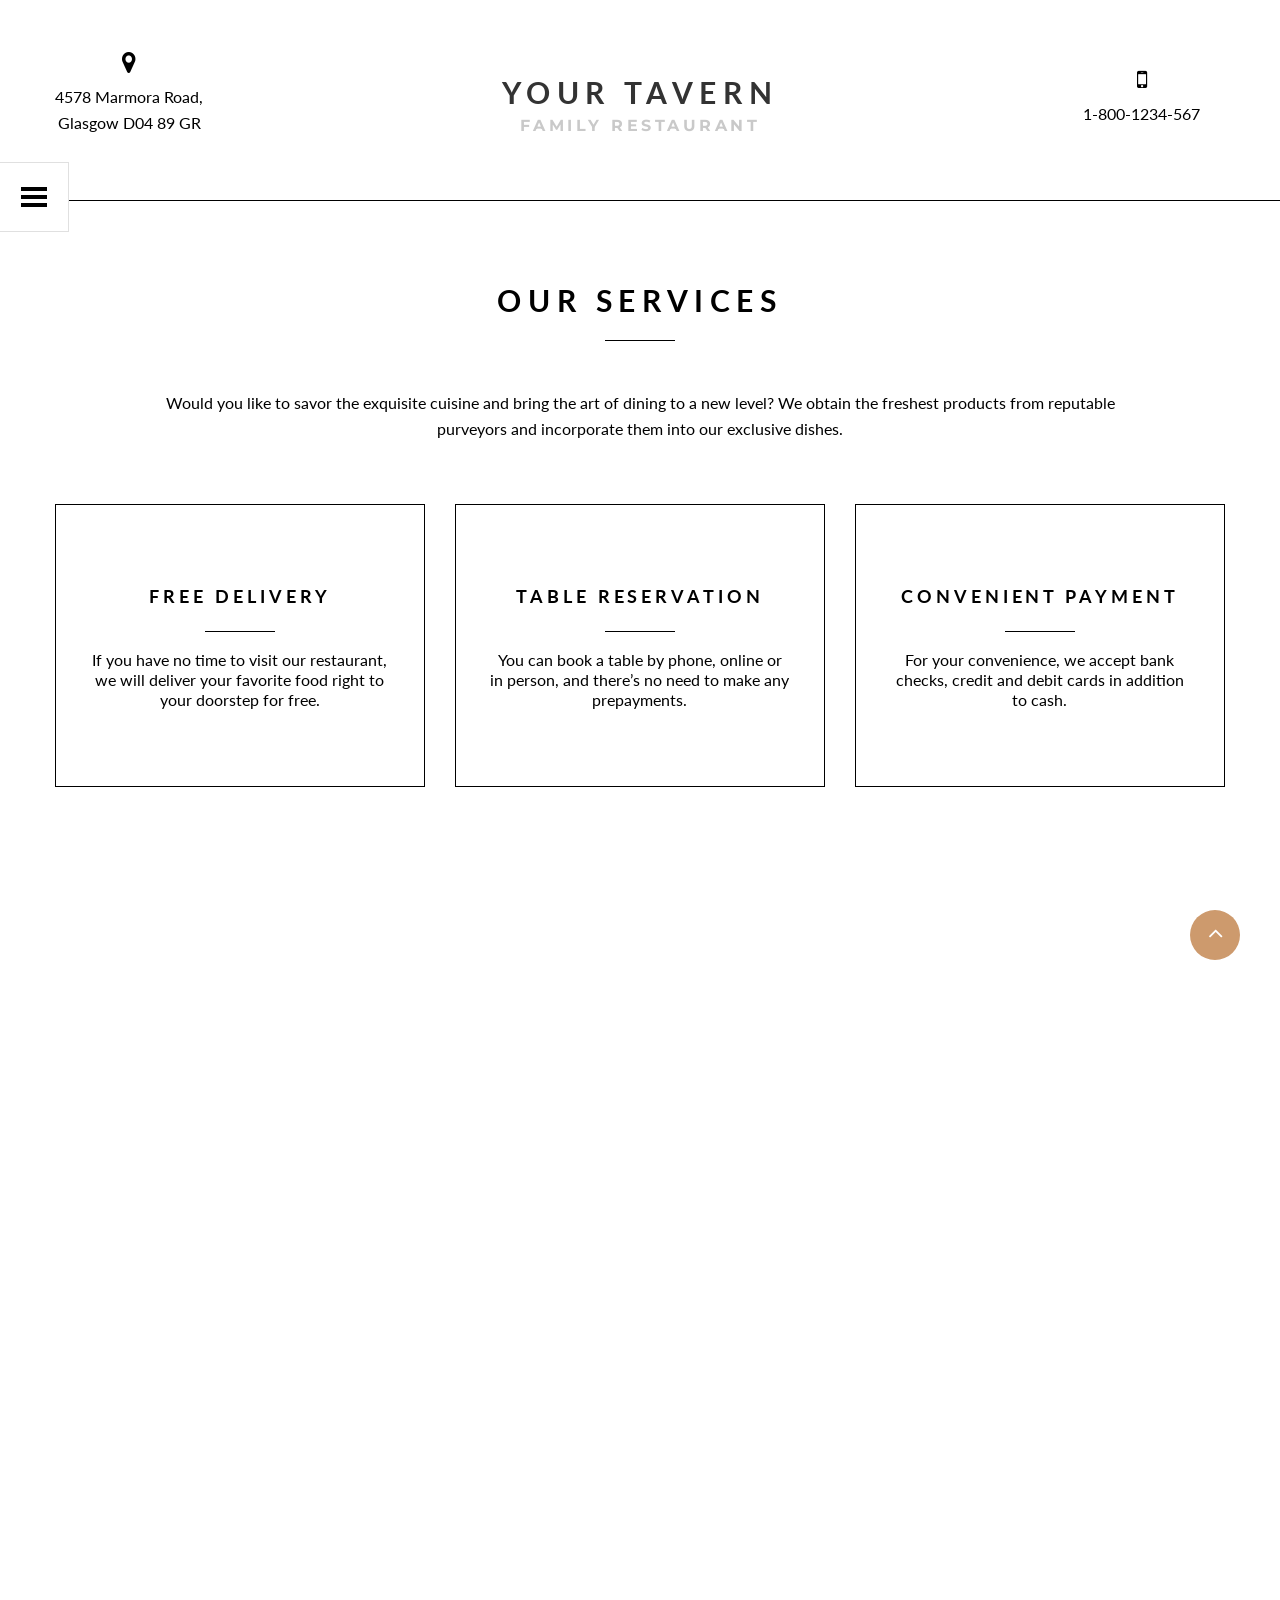
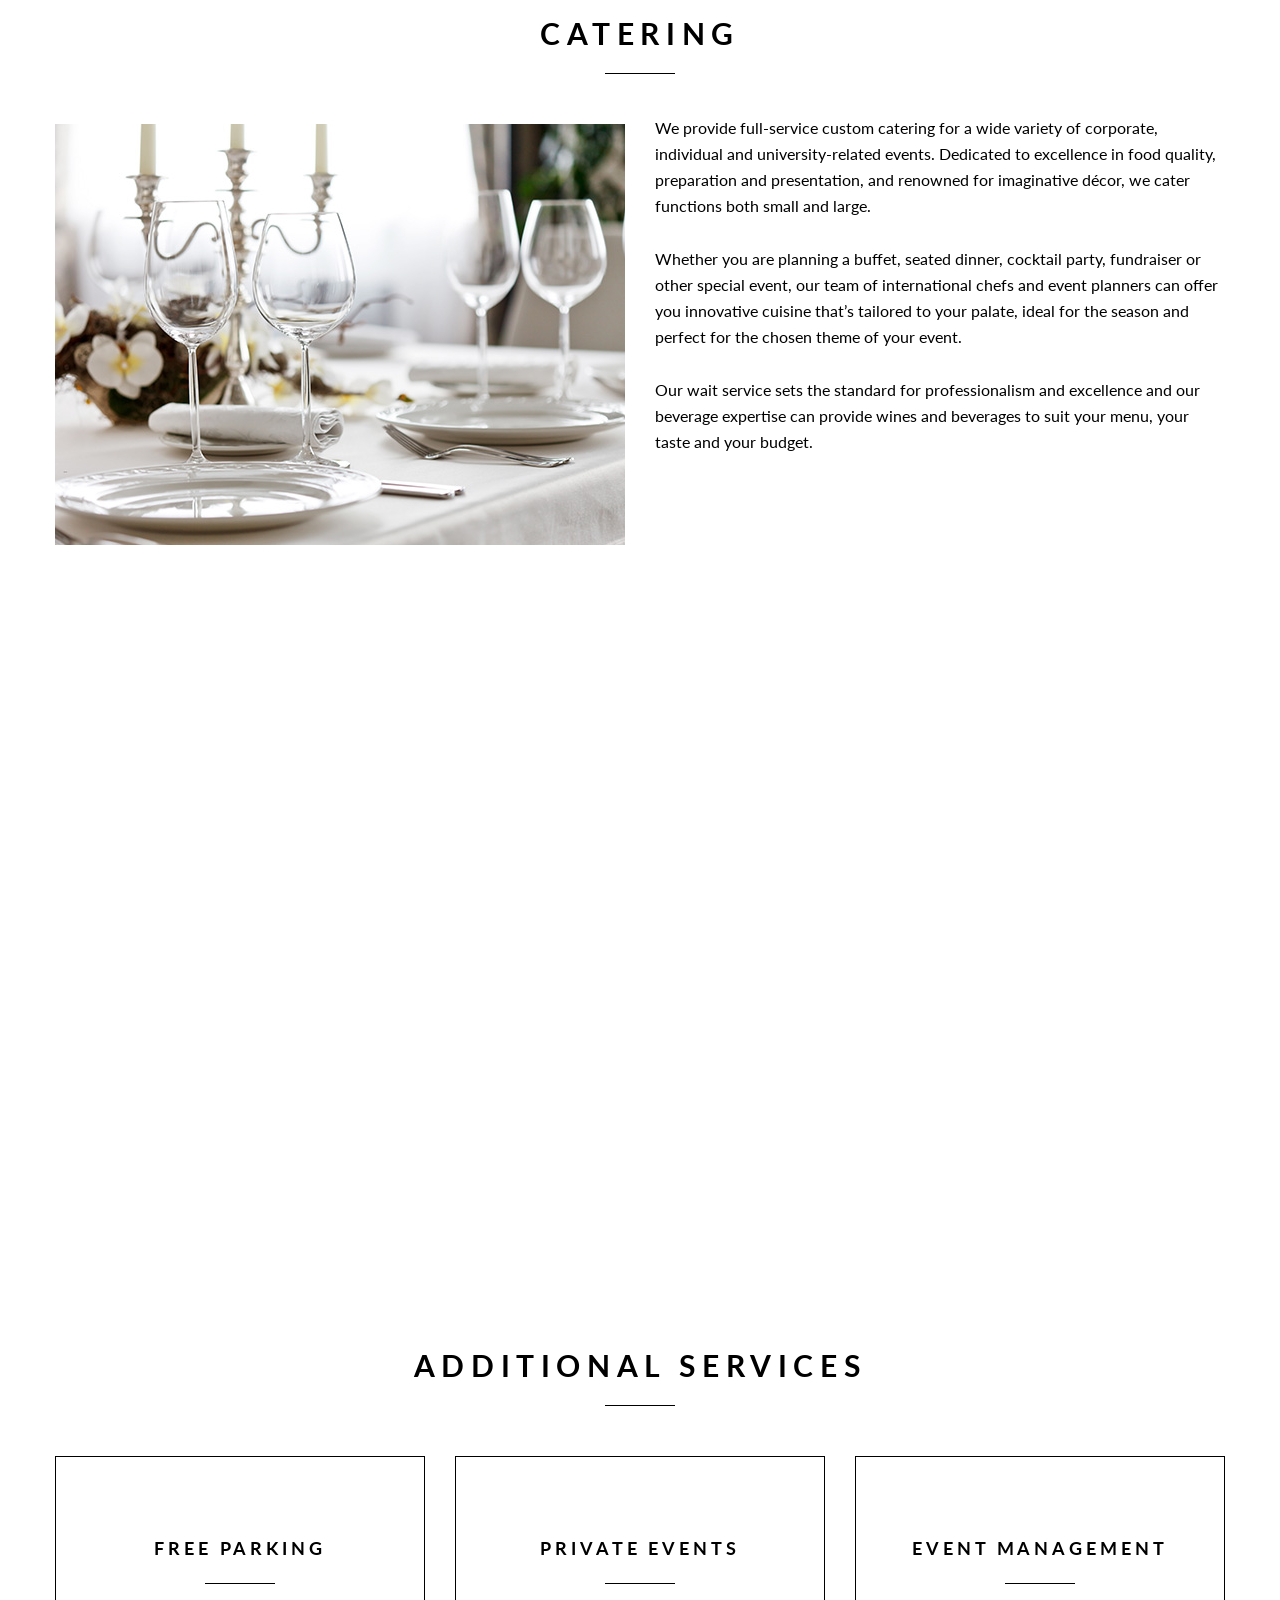
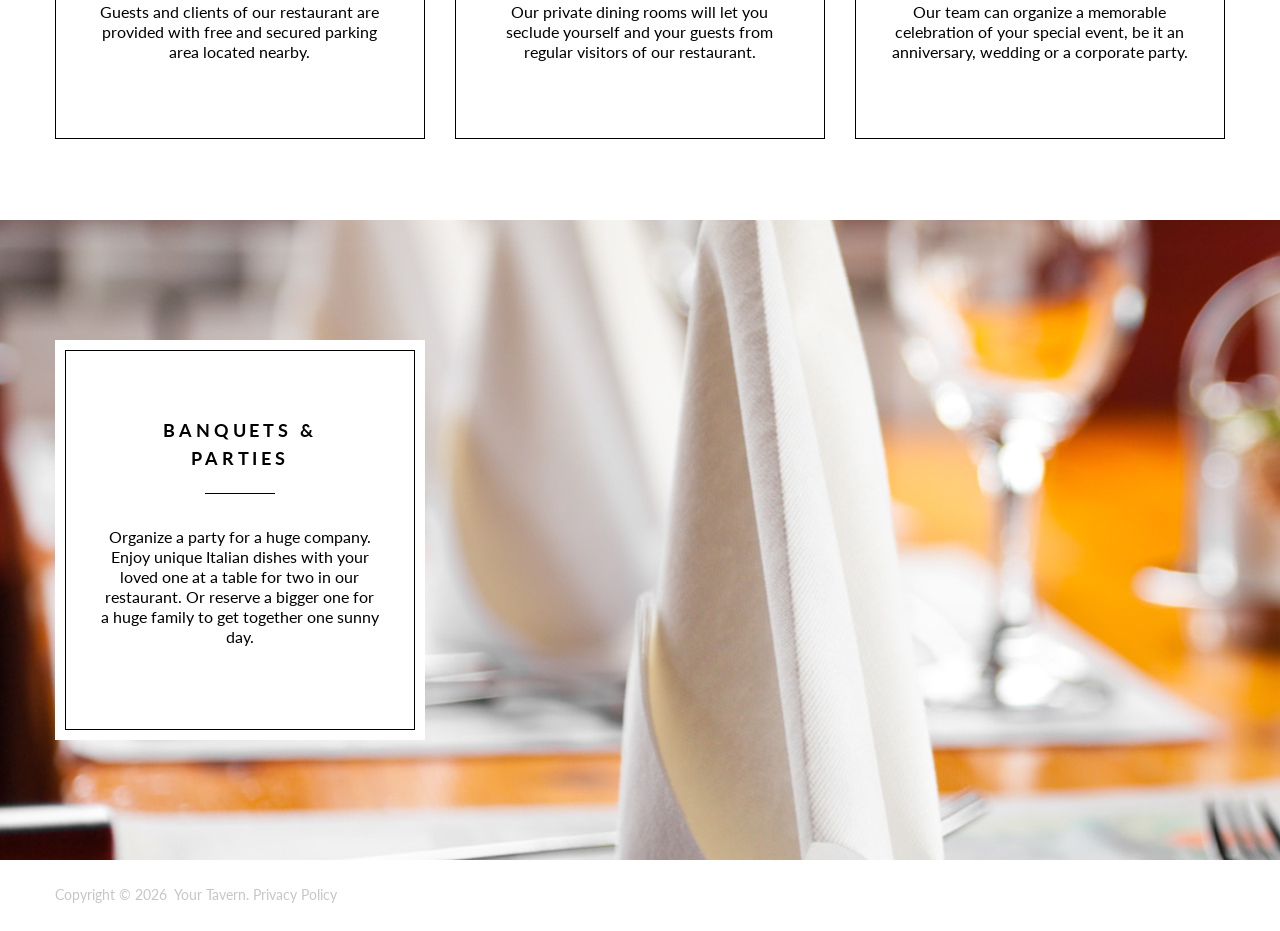
<file: services1.html>
<!DOCTYPE html>
<html lang="en" class="wide wow-animation">
  <head>
    <!-- Site Title-->
    <title>Services</title>
    <meta name="format-detection" content="telephone=no">
    <meta name="viewport" content="width=device-width, height=device-height, initial-scale=1.0, maximum-scale=1.0, user-scalable=0">
    <meta http-equiv="X-UA-Compatible" content="IE=Edge">
    <meta charset="utf-8">
    <link rel="icon" href="images/favicon.ico" type="image/x-icon">
    <!-- Stylesheets-->
    <link rel="stylesheet" type="text/css" href="//fonts.googleapis.com/css?family=Libre+Baskerville:400,700%7CMontserrat:700">
    <link rel="stylesheet" href="css/style.css">
		<!--[if lt IE 10]>
    <div style="background: #212121; padding: 10px 0; box-shadow: 3px 3px 5px 0 rgba(0,0,0,.3); clear: both; text-align:center; position: relative; z-index:1;"><a href="http://windows.microsoft.com/en-US/internet-explorer/"><img src="images/ie8-panel/warning_bar_0000_us.jpg" border="0" height="42" width="820" alt="You are using an outdated browser. For a faster, safer browsing experience, upgrade for free today."></a></div>
    <script src="js/html5shiv.min.js"></script>
		<![endif]-->
  </head>
  <body>
    <!-- Page-->
    <div class="page">
      <!-- Page Header-->
      <header class="page-head header-bordered">
        <!-- RD Navbar-->
        <div class="rd-navbar-wrap">
          <nav data-layout="rd-navbar-fixed" data-sm-layout="rd-navbar-fixed" data-md-layout="rd-navbar-sidebar" data-lg-layout="rd-navbar-sidebar" class="rd-navbar">
            <div class="rd-navbar-inner">
              <!-- RD Navbar Panel-->
              <div class="rd-navbar-panel">
                <!-- RD Navbar Toggle-->
                <button data-rd-navbar-toggle=".rd-navbar-nav-wrap" class="rd-navbar-toggle"><span></span></button>
                <!-- RD Navbar Brand--><a href="index.html" class="rd-navbar-brand"><span class="brand-name">Your tavern</span><span class="brand-slogan">family restaurant</span></a>
              </div>
              <div class="rd-navbar-aside">
                <div data-rd-navbar-toggle=".rd-navbar-aside" class="rd-navbar-aside-toggle"><span></span></div>
                <div class="rd-navbar-aside-content">
                  <address class="rd-navbar-aside-contact-info rd-navbar-aside-contact-info-variant-1"><span class="icon icon-sm icon-default fa-map-marker"></span>
                    <p><a href="#">4578 Marmora Road,<br>Glasgow D04 89 GR</a></p>
                  </address>
                  <address class="rd-navbar-aside-contact-info rd-navbar-aside-contact-info-variant-2"><span class="icon icon-sm icon-default fa-mobile-phone"></span>
                    <p><a href="callto:#">1-800-1234-567</a></p>
                  </address>
                </div>
              </div>
              <div class="rd-navbar-nav-wrap">
                <!-- RD Navbar Nav-->
                <ul class="rd-navbar-nav">
                  <li><a href="./">Home</a></li>
                  <li><a href="about.html">About</a></li>
                  <li><a href="food-and-drinks.html">Food & Drinks</a>
                    <!-- RD Navbar Dropdown-->
                    <ul class="rd-navbar-dropdown">
                      <li><a href="#">Italian Cuisine</a></li>
                      <li><a href="#">Japanese Food</a></li>
                      <li><a href="#">Chinese Cuisine</a></li>
                      <li><a href="#">Ukrainian Food</a></li>
                      <li><a href="#">Drinks</a>
                        <!-- RD Navbar Dropdown-->
                        <ul class="rd-navbar-dropdown">
                          <li><a href="#">Wine</a></li>
                          <li><a href="#">Beer</a></li>
                          <li><a href="#">Cognac</a></li>
                          <li><a href="#">Whiskey</a></li>
                          <li><a href="#">Juices</a></li>
                          <li><a href="./404.html">404 page</a></li>
                        </ul>
                      </li>
                    </ul>
                  </li>
                  <li class="active"><a href="services.html">Services</a></li>
                  <li><a href="contacts.html">Contacts</a></li>
                </ul>
              </div>
            </div>
          </nav>
        </div>
      </header>
      <!-- Page Content-->
      <main class="page-content">
        <!-- our services-->
        <section class="section-60 section-md-81">
          <div class="shell">
            <h2>our services</h2>
            <hr>
            <p class="inset-sm-left-40 inset-sm-right-40 inset-md-left-84 inset-md-right-84 text-center">Would you like to savor the exquisite cuisine and bring the art of dining to a new level? We obtain the freshest products from reputable purveyors and incorporate them into our exclusive dishes.</p>
            <div class="range offset-top-62">
              <div class="cell-xs-12 cell-sm-6 cell-md-4 height-fill">
                <div class="box-bordered box-bordered-sm">
                  <h5><a href="#">Free Delivery</a></h5>
                  <hr>
                  <p>If you have no time to visit our restaurant, we will deliver your favorite food right to your doorstep for free.</p>
                </div>
              </div>
              <div class="cell-xs-12 cell-sm-6 cell-md-4 height-fill offset-top-30 offset-sm-top-0">
                <div class="box-bordered box-bordered-sm">
                  <h5><a href="#">Table Reservation</a></h5>
                  <hr>
                  <p>You can book a table by phone, online or in person, and there’s no need to make any prepayments.</p>
                </div>
              </div>
              <div class="cell-xs-12 cell-sm-6 cell-md-4 height-fill offset-top-30 offset-md-top-0">
                <div class="box-bordered box-bordered-sm">
                  <h5><a href="#">Convenient Payment</a></h5>
                  <hr>
                  <p>For your convenience, we accept bank checks, credit and debit cards in addition to cash.</p>
                </div>
              </div>
            </div>
          </div>
        </section>

        <!-- RD Parallax-->
        <section data-on="false" data-lg-on="true" class="rd-parallax">
          <div data-speed="0.2" data-type="media" data-url="images/services-1.jpg" class="rd-parallax-layer"></div>
          <div data-speed="0" data-type="html" class="rd-parallax-layer">
            <div class="section-60 section-md-120">
              <div class="container">
                <div class="row">
                  <div class="col-xs-12 col-sm-6 col-md-5 col-lg-4">
                    <div class="block-top-level">
                      <div class="box-bordered box-bordered-lg box-bordered-border-inset">
                        <h5>Diverse Menu</h5>
                        <hr>
                        <p>In our menu, you can find dishes of popular cuisines, from Italian and French to Thai and Japanese.</p>
                      </div>
                    </div>
                  </div>
                </div>
              </div>
            </div>
          </div>
        </section>

        <!-- catering-->
        <section class="section-60 section-md-top-107 section-md-bottom-81">
          <div class="container">
            <div class="row text-center">
              <div class="col-xs-12">
                <h2>catering</h2>
                <hr>
              </div>
            </div>
            <div class="row offset-top-41">
              <div class="col-xs-12 col-md-6 pull-md-right">
                <p>We provide full-service custom catering for a wide variety of corporate, individual and university-related events. Dedicated to excellence in food quality, preparation and presentation, and renowned for imaginative décor, we cater functions both small and large.</p>
                <p>Whether you are planning a buffet, seated dinner, cocktail party, fundraiser or other special event, our team of international chefs and event planners can offer you innovative cuisine that’s tailored to your palate, ideal for the season and perfect for the chosen theme of your event.</p>
                <p>
                  Our wait service sets the standard for professionalism and excellence and our beverage expertise can provide wines and beverages to suit your menu, your taste and your budget.
                  
                </p>
              </div>
              <div class="col-xs-12 col-md-6 offset-top-41 offset-sm-top-0">
                <div class="block-image hidden visible-md-block visible-lg-block"><img src="images/services-2.jpg" alt="" width="570" height="421"></div>
              </div>
            </div>
          </div>
        </section>

        <!-- RD Parallax-->
        <section data-on="false" data-lg-on="true" class="rd-parallax">
          <div data-speed="0.2" data-type="media" data-url="images/services-3.jpg" class="rd-parallax-layer"></div>
          <div data-speed="0" data-type="html" class="rd-parallax-layer">
            <div class="section-60 section-md-120">
              <div class="container">
                <div class="row">
                  <div class="col-xs-12 col-sm-6 col-md-5 col-lg-4 pull-sm-right">
                    <div class="block-top-level">
                      <div class="box-bordered box-bordered-lg box-bordered-border-inset">
                        <h5>Opened 24/7</h5>
                        <hr>
                        <p>We are open 24 hours a day, so feel free to contact us any time that is convenient to you.</p>
                      </div>
                    </div>
                  </div>
                </div>
              </div>
            </div>
          </div>
        </section>

        <!-- additional services-->
        <section class="section-60 section-md-81">
          <div class="shell">
            <h2>additional services</h2>
            <hr>
            <div class="range">
              <div class="cell-xs-12 cell-sm-6 cell-md-4 height-fill">
                <div class="box-bordered box-bordered-sm">
                  <h5><a href="#">Free parking</a></h5>
                  <hr>
                  <p>Guests and clients of our restaurant are provided with free and secured parking area located nearby.</p>
                </div>
              </div>
              <div class="cell-xs-12 cell-sm-6 cell-md-4 height-fill offset-top-30 offset-sm-top-0">
                <div class="box-bordered box-bordered-sm">
                  <h5><a href="#">Private events</a></h5>
                  <hr>
                  <p>Our private dining rooms will let you seclude yourself and your guests from regular visitors of our restaurant.</p>
                </div>
              </div>
              <div class="cell-xs-12 cell-sm-6 cell-md-4 height-fill offset-top-30 offset-md-top-0">
                <div class="box-bordered box-bordered-sm">
                  <h5><a href="#">Event Management</a></h5>
                  <hr>
                  <p>Our team can organize a memorable celebration of your special event, be it an anniversary, wedding or a corporate party.</p>
                </div>
              </div>
            </div>
          </div>
        </section>

        <!-- banquets & parties-->
        <section style="background-image: url(images/services-4.jpg)" class="section-60 section-md-120 bg-image">
          <div class="container">
            <div class="row">
              <div class="col-xs-12 col-sm-6 col-md-5 col-lg-4">
                <div class="block-top-level">
                  <div class="box-bordered box-bordered-lg box-bordered-border-inset">
                    <h5>banquets &<br>parties</h5>
                    <hr>
                    <p>Organize a party for a huge company. Enjoy unique Italian dishes with your loved one at a table for two in our restaurant. Or reserve a bigger one for a huge family to get together one sunny day.</p>
                  </div>
                </div>
              </div>
            </div>
          </div>
        </section>

      </main>
      <!-- Page Footer-->
      <footer class="page-foot">
        <div class="container text-center text-sm-left">
          <p class="small text-gray-light">Copyright &copy;&nbsp;<span id="copyright-year" class="text-gray-light"></span>&nbsp;
<br class="hidden-sm hidden-md hidden-lg"><a href="./" class="text-gray-light nohover">Your Tavern.</a>
<a href="privacy.html" class="text-gray-light">Privacy Policy</a>

          </p>
        </div>
      </footer>
    </div>

    <!-- Java script-->
    <script src="js/core.min.js"></script>
    <script src="js/script.js"></script>
  </body>
</html>
</file>
<file: css/bbq.css>
.altText {
		width:0; height:0;
		display:block;
		overflow:hidden;
	}
	.cleaner {
		border:none;
		margin:0; padding:0;
		height:0px;
		background:transparent;
		overflow:hidden;
		font-size:1px;
		clear:both;
	}
	.clearfix:after {
		content: ".";
		height:0;
		display: block;
		clear:both;
		visibility:hidden;
		line-height:0;
	}
	.clearfix {
		display:inline-block;
	}	
	html[xmlns] .clearfix {
		display:block;
	}
	* html .clearfix {
		height:1%;
	}
h2, .h2 {
    letter-spacing: .08em;
}
h5, .h5 {
    letter-spacing: .08em;
}
  	.home_top {
  		padding:0 ;
  	}
.rd-navbar-sidebar .rd-navbar-nav li a {
    color:#000;
    text-transform:uppercase;
}
.rd-navbar-sidebar .rd-navbar-nav li.active > a, .rd-navbar-sidebar .rd-navbar-nav li.focus > a, .rd-navbar-sidebar .rd-navbar-nav li > a:hover {
    color: #d0112b;
}
.rd-navbar-fixed .rd-navbar-nav li a {
     color:#000;
    text-transform:uppercase;
}
.rd-navbar-fixed .rd-navbar-nav li.opened > a, .rd-navbar-fixed .rd-navbar-nav li.active > a, .rd-navbar-fixed .rd-navbar-nav li.focus > a, .rd-navbar-fixed .rd-navbar-nav li > a:hover {
    color: #d0112b;
    background-color:#fff;
}
.rd-navbar-fixed .rd-navbar-nav li:hover > a, .rd-navbar-fixed .rd-navbar-nav li:hover > a:hover, .rd-navbar-fixed .rd-navbar-nav li.focus > a, .rd-navbar-fixed .rd-navbar-nav li.focus > a:hover {
    color: #d0112b;
    background-color:#fff;
}
.page-foot p {
	color:#000;
}
.page-foot #copyright-year {
	display:inline-block;
}
.page-foot a {
	color:#000;
}
@media (min-width: 768px) {

	.page-foot #copyright-year {
		margin-right:30px;
	}
}
.box-bordered-lg * + p, .box-bordered-xl * + p, .box-bordered-xxl * + p {
    margin-top:20px;
}
.box-bordered > p {
	font-size:15px;
    font-weight:300;
}
.contact-info * + a {
    margin-top: 0;
    font-weight:900;
}
@media (min-width: 768px) {
	.box-bordered-lg {
	    padding: 24px 22px 42px;
	}
}
.icon.icon-xs {
	width: 30px;
    height: 30px;
    line-height: 30px;
    color: #fff;
    background-color: #a7a9ac;
    border-radius: 6px;
}
.icon.icon-xs:hover {
    background-color: #d0112b;
}


/**    home   **/
.swiper-slide {
	background-position:top center;
}
.home_oliveoil .home_oliveoil_img {
	max-width:100%;
	margin:0 auto;
	display:block;
}
.home_menu .thumbnail h3 {
	text-shadow: 5px 5px 12px rgba(0, 0, 0, 0.9);
	text-transform:uppercase;
}
/**    about   **/
.about .about_top {
  background: url(../images/bbq/about_top_bg.jpg) no-repeat center center; 
  -webkit-background-size: cover;
  -moz-background-size: cover;
  -o-background-size: cover;
  background-size: cover;
}
.about #why {
	margin-top:0;
}
.about .box-bordered p {
	max-width:740px;
}
.about .about_history {
  background: url(../images/bbq/about_history_bg.jpg) no-repeat center center; 
  -webkit-background-size: cover;
  -moz-background-size: cover;
  -o-background-size: cover;
  background-size: cover;
}
.about .about_history .history_container {
  width:100%; max-width:1200px;
  margin:0 auto;
  position:relative;
}
.about .about_history .h2_wrapper {
  width:100%;
  position:absolute;
  top:3%; 
  left:0;
}
.about .about_history .about_history_img {
  margin-top:2%;
  max-width:100%;
}
@media (max-width:1024px){
	.about .about_history .about_history_img {
	  margin-top:3%;
	}
}
@media (max-width:768px){
	.about .about_history .about_history_img {
	  margin-top:6%;
	}
}
@media (max-width:650px){
	.about .about_history .h2_wrapper {
	  padding-top:2%;
	  position:relative;
	  top:0; 
	  left:0;
	}
	.about .about_history .about_history_img {
	  margin-top:-14px;
	}
}
/**    menu   **/
.menu .top p {
	font-size:22px;
	font-weight:700;
	line-height:40px;
	text-transform:uppercase;
}
.menu .top span {
	font-size:16px;
	font-weight:300;
    line-height: 1.2;
    display:inline-block;
}
.menu .responsive-tabs-variant-3 li .link {
    color:#000;
    line-height: 1.2;
}
.menu .responsive-tabs-variant-3 li.resp-tab-active .link {
    color: #d0112b;
}
.menu .responsive-tabs-variant-3 li .link:after {
    display:none;
}
.menu .pricing-box h4 {
    line-height:1.2;
    padding-bottom:20px;
    font-weight:800;
}
.menu .pricing-box h5 {
    padding: 10px 0 5px 0;
    font-weight:800;
    line-height:1.2;
}
.menu .pricing-box h5.red_text {
    padding-bottom:10px;
    color:#c6021d;
}
.menu .pricing-box h5.padding-b-10 {
    padding-bottom:20px;
}
.menu .pricing-box h5 span {
    font-size:.8em;
}
.menu h5 + hr {
    margin-top: 13px;
}
.menu .pricing-box p.pricing-box-description {
	margin-top: 13px;
}
.menu .pricing-box p.pricing-box-description span {
	font-size:.7em;
}
.menu_lunch_text.section-60 {
	padding-top:0;
}
.menu_lunch01_text {
	max-width:413px;
}
/**    contact   **/
.rd-mailform button.link {
	padding:0 10px;
	color:#fff;
	background-color:#000;
}
.rd-mailform button.link:after {
	display:none;
}
.new_letter h5 {
	padding:25px 0;
	text-transform:none;
}
.new_letter h5 b {
	font-weight:900;
}
#mc_embed_signup {
	width:600px;
	margin:0 auto;
}	
#mc_embed_signup .left {
	float:left;
}		
#mc_embed_signup .input_wrapper input {
	border:1px solid #000;
	width:445px;
}	
#mc_embed_signup .btn_wrapper input {
	border:1px solid #000;
	width:150px;
	color:#fff;
	background-color:#000;
	text-transform: uppercase;
}


@media (max-width:680px){
	#mc_embed_signup {
		width:500px;
	}	
	#mc_embed_signup .input_wrapper input {
		width:345px;
		    text-transform: uppercase;
	}	
	#mc_embed_signup .btn_wrapper input {
		width:150px;
	}
}
@media (max-width:530px){
	#mc_embed_signup {
		width:350px;
	}	
	#mc_embed_signup .input_wrapper input {
		width:245px;
	}	
	#mc_embed_signup .btn_wrapper input {
		width:100px;
	}
}
@media (max-width:380px){
	#mc_embed_signup {
		width:250px;
	}	
	#mc_embed_signup .input_wrapper input {
		width:145px;
	}	
	#mc_embed_signup .btn_wrapper input {
		width:100px;
	}
}
	
	
	
	.fancybox-slide--iframe .fancybox-content {
		max-width  : 1024px;
		margin: 0;
	}
	
	.menu .top p.s_text {
		margin:0; padding-top:10px;
		font-size:12px;
	     font-weight:300;
	    line-height: 20px;
	    text-transform:none;
	}
	
	
	.slide_de {
		display:block;
	}
	.slide_mo {
		display:none;
	}
@media (max-width:991px){
	.slide_de {
		display:none;
	}
	.slide_mo {
		display:block;
	}
	.rd-navbar-fixed .rd-navbar-brand {
	    position: fixed;
	    top: 12px;
	    left: 50%;
	    margin-left: -100px;
	    z-index: 17;
	    display: block;
	    height: 48px;
	    overflow: hidden;
	    text-align: left;
	    white-space: nowrap;
	    text-overflow: ellipsis;
	    font-size: 22px;
	    line-height: 46px;
	    z-index: 9999999;
	    width: 200px;
	}
	.rd-navbar-fixed .rd-navbar-brand img {
	    display: block;
	    width:100%;
	}
}

@media (max-width:320px){
	.rd-navbar-fixed .rd-navbar-brand {
	    top: 18px;
	    margin-left: -70px;
	    width: 140px;
	}
}
</file>
<file: css/bbq_v2.css>
img.new_menu {
	width:100%;
	max-width:2300px;
	display:block;
}
img.mo_menu {
	width:100%;
	display:none;
}

@media (max-width: 1024px) {
	
	img.new_menu {
		display:none;
	}
	img.mo_menu {
		display:block;
	}
}
</file>
